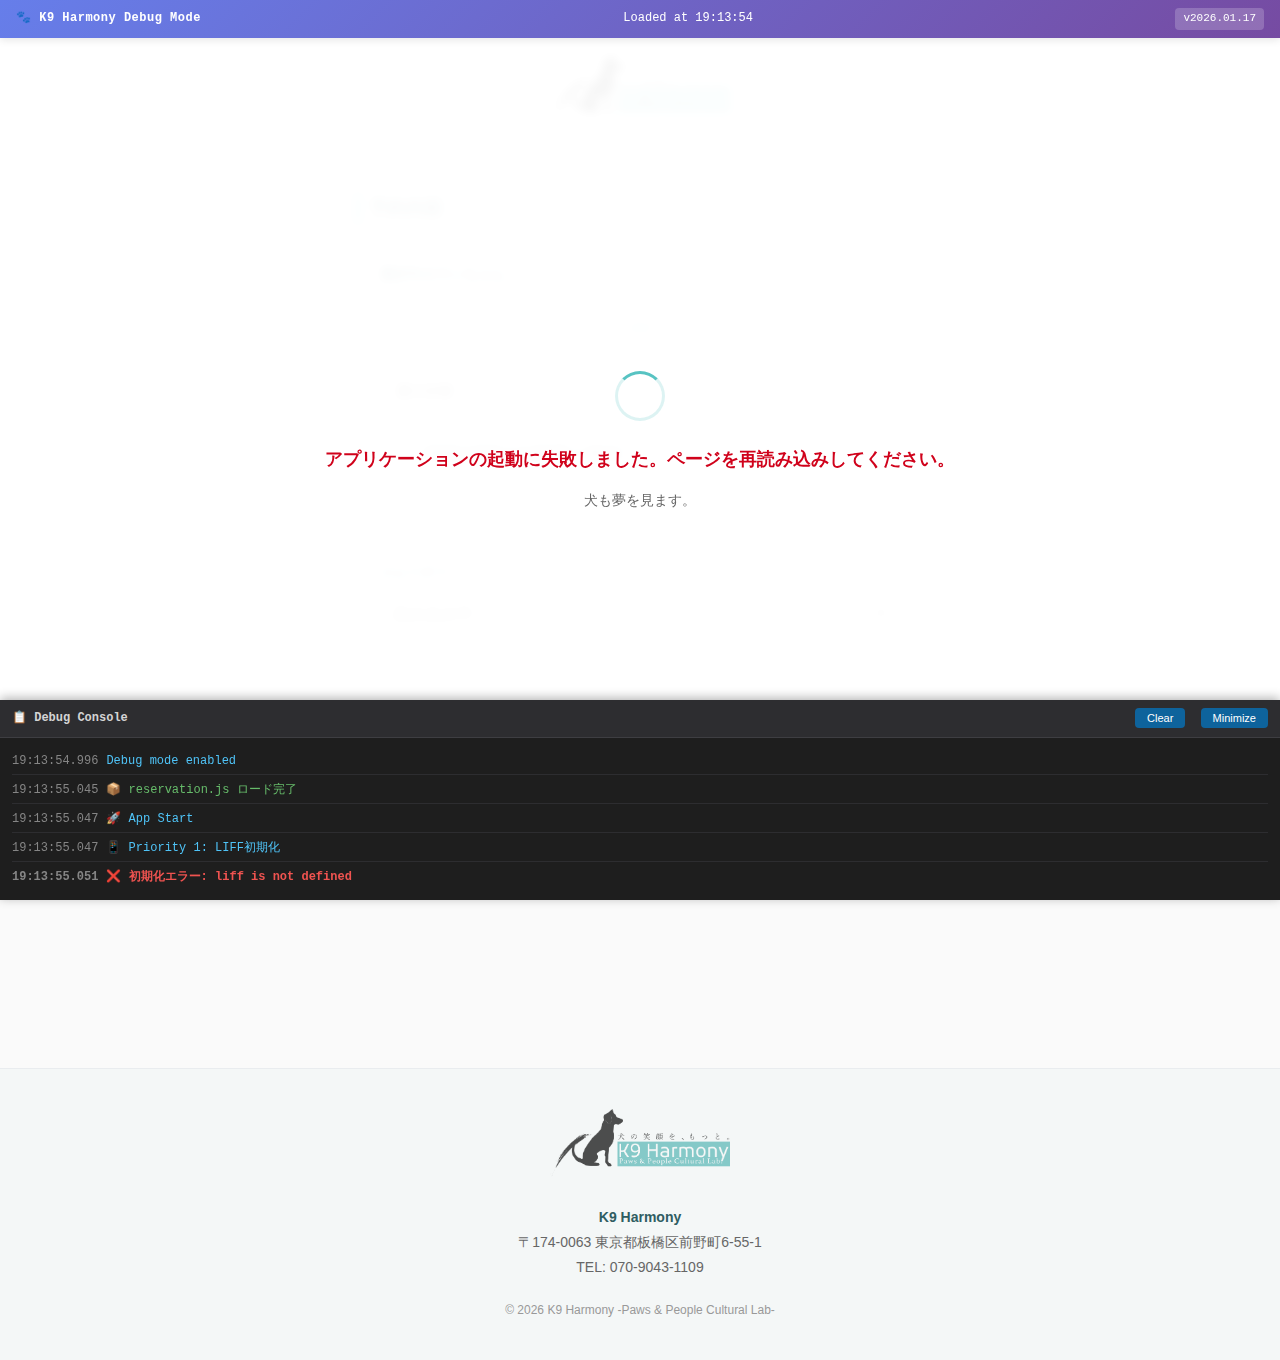
<file: public/index.html>
<!DOCTYPE html>
<html lang="ja">
<head>
  <meta charset="UTF-8">
  <meta name="viewport" content="width=device-width, initial-scale=1.0, maximum-scale=1.0, user-scalable=no">
  <meta name="description" content="K9 Harmony -Paws & People Cultural Lab- 出張型ドッグトレーニング予約システム">
  <title>レッスンの予約 | K9 Harmony</title>
  
  <!-- External Libraries -->
  <script src="https://web.squarecdn.com/v1/square.js"></script>
  <script charset="utf-8" src="https://static.line-scdn.net/liff/edge/2/sdk.js"></script>
  <link href="https://cdnjs.cloudflare.com/ajax/libs/font-awesome/6.0.0/css/all.min.css" rel="stylesheet">
  
  <!-- K9 Harmony Styles -->
  <link href="css/common.css?v=20260117" rel="stylesheet">
  <link href="css/reservation.css?v=20260117" rel="stylesheet">
</head>

<body class="debug-mode">

  <!-- ━━━━━━━━━━━━━━━━━━━━━━━━━━━━━━━━━━━━━━━━━━━━━━━━━━━━
       デバッグログスタンプ（開発時のみ表示）
       ━━━━━━━━━━━━━━━━━━━━━━━━━━━━━━━━━━━━━━━━━━━━━━━━━━━━ -->
  <div id="debug-timestamp" class="debug-timestamp">
    <span class="debug-label">🐾 K9 Harmony Debug Mode</span>
    <span id="page-load-time">Loading...</span>
    <span class="debug-version">v2026.01.17</span>
  </div>

  <!-- ━━━━━━━━━━━━━━━━━━━━━━━━━━━━━━━━━━━━━━━━━━━━━━━━━━━━
       ヘッダー（ロゴ常時表示）
       ━━━━━━━━━━━━━━━━━━━━━━━━━━━━━━━━━━━━━━━━━━━━━━━━━━━━ -->
  <header class="site-header">
    <img 
      src="assets/K9_logoFull.png"
      alt="K9 Harmony"
      class="header-logo"
    >
  </header>

  <!-- ━━━━━━━━━━━━━━━━━━━━━━━━━━━━━━━━━━━━━━━━━━━━━━━━━━━━
       ローディングオーバーレイ
       ━━━━━━━━━━━━━━━━━━━━━━━━━━━━━━━━━━━━━━━━━━━━━━━━━━━━ -->
  <div id="loading-overlay" class="loading-overlay">
    <div class="spinner"></div>
    <div class="loading-text" id="loading-text">起動中...</div>
    <div class="loading-tips" id="loading-tips"></div>
  </div>

  <!-- ━━━━━━━━━━━━━━━━━━━━━━━━━━━━━━━━━━━━━━━━━━━━━━━━━━━━
       プログレスバー（5段階）
       ━━━━━━━━━━━━━━━━━━━━━━━━━━━━━━━━━━━━━━━━━━━━━━━━━━━━ -->
  <div class="progress-container">
    <div class="progress-bg"></div>
    <div class="progress-bar-fill" id="progress-fill"></div>
    <div class="step-dot active" id="dot-1"></div>
    <div class="step-dot" id="dot-2"></div>
    <div class="step-dot" id="dot-3"></div>
    <div class="step-dot" id="dot-4"></div>
    <div class="step-dot" id="dot-5"></div>
  </div>

  <!-- ━━━━━━━━━━━━━━━━━━━━━━━━━━━━━━━━━━━━━━━━━━━━━━━━━━━━
       メインコンテンツ
       ━━━━━━━━━━━━━━━━━━━━━━━━━━━━━━━━━━━━━━━━━━━━━━━━━━━━ -->
  <div class="container">

    <!-- ────────────────────────────────────────────────────
         View 1: 犬・コース・トレーナー選択
         ──────────────────────────────────────────────────── -->
    <div id="view-1" class="view-section active">
      <h2 class="card-title">予約内容</h2>
      
      <!-- 選択中のワンちゃん -->
      <div class="card">
        <label class="form-label">選択中のワンちゃん</label>
        <div id="selected-dog-name" class="selected-dog-display">---</div>
        <button 
          class="btn btn-sm btn-secondary" 
          id="btn-change-dog" 
          onclick="showDogSelectModal()"
        >
          愛犬切替
        </button>

        <!-- 2頭目追加チェック -->
        <div class="multi-dog-check-container">
          <label class="checkbox-row">
            <input type="checkbox" id="multi-dog-check">
            <span>2頭目の追加 (+2,000円 / +30分)</span>
          </label>
        </div>
      </div>

      <!-- 新規顧客向けUID表示ボタン（既存顧客の場合は非表示） -->
      <div id="existing-customer-link-area" class="text-center hidden">
        <span class="text-link" onclick="openUidModal()">すでに契約済みのお客様はこちら</span>
      </div>

      <!-- トレーナー選択（2人以上の場合のみ表示） -->
      <div class="card" id="trainer-select-card">
        <label class="form-label">トレーナー</label>
        <select id="trainer-select" class="form-control">
          <option value="">読み込み中...</option>
        </select>
      </div>

      <!-- メニュー選択 -->
      <div class="card">
        <label class="form-label">メニュー</label>
        <select id="menu-select" class="form-control">
          <option value="">読み込み中...</option>
        </select>
        
        <!-- チケット残数表示 -->
        <div id="ticket-info" class="ticket-info hidden">
          🎫 チケット残数: <span id="ticket-count">0</span>回
        </div>
      </div>

      <!-- 次へボタン -->
      <button class="btn btn-primary btn-block" id="btn-next-view2" onclick="goToView(2)" disabled>
        次へ（日時選択）
      </button>
    </div>

    <!-- ────────────────────────────────────────────────────
         View 2: 日時選択（月間カレンダー）
         ──────────────────────────────────────────────────── -->
    <div id="view-2" class="view-section">
      <h2 class="card-title">日時の選択</h2>
      
      <!-- カレンダー -->
      <div class="card">
        <div class="calendar-controls">
          <button class="btn btn-sm btn-secondary" onclick="shiftMonth(-1)">&lt; 前月</button>
          <span id="calendar-month-label" class="calendar-month-label">2026年 1月</span>
          <button class="btn btn-sm btn-secondary" onclick="shiftMonth(1)">次月 &gt;</button>
        </div>

        <div class="calendar-wrapper">
          <div id="calendar-overlay-loader" class="calendar-overlay-loader hidden">
            <div class="spinner"></div>
            <div class="loading-text">スケジュール確認中...</div>
          </div>
          <div id="calendar-grid" class="calendar-grid">
            <!-- JavaScriptで動的生成 -->
          </div>
        </div>

        <div class="calendar-legend">
          <span><span class="symbol-available">●</span> 空きあり</span>
          <span><span class="symbol-few">◐</span> わずか</span>
          <span><span class="symbol-full">○</span> 満席</span>
        </div>
      </div>

      <!-- 別住所での実施 -->
<div class="card">
  <label class="checkbox-row">
    <input type="checkbox" id="alt-address-check" onchange="toggleAltAddress()">
    <span>申込住所と異なる場所で実施</span>
  </label>

  <div class="alt-address-area hidden" id="alt-address-area">
    <div class="form-group">
      <label class="form-label required">住所</label>
      <input type="text" id="alt-addr" class="form-control" placeholder="東京都板橋区前野町...">
    </div>
  
    <div class="form-group">
      <label class="form-label">施設名</label>
      <input type="text" id="alt-building" class="form-control" placeholder="例: ○○公園">
    </div>
  
    <div class="form-group">
      <label class="form-label required">目印</label>
      <input type="text" id="alt-landmark" class="form-control" placeholder="例: 駐車場の隣">
    </div>
  
    <div class="form-group">
      <label class="form-label">場所のタイプ</label>
      <div class="radio-group">
        <label class="radio-label">
          <input type="radio" name="alt-location-type" value="outdoor" checked>
          <span>屋外</span>
        </label>
        <label class="radio-label">
          <input type="radio" name="alt-location-type" value="indoor">
          <span>屋内</span>
        </label>
      </div>
    </div>
  
    <div class="form-group">
      <label class="form-label">備考</label>
      <textarea 
        id="alt-remarks" 
        class="form-control" 
        rows="2" 
        placeholder="駐車場の有無、アクセス方法など"
      ></textarea>
    </div>
  </div>
</div>  <!-- ← ここで card を閉じる（追加） -->

<!-- ボタン -->
<div class="btn-row">
  <button class="btn btn-secondary" onclick="goToView(1)">戻る</button>
  <button class="btn btn-primary" id="btn-next-view3" onclick="goToView(3)" disabled>
    次へ
  </button>
</div>
</div>  <!-- ← ここで view-2 を閉じる -->

    <!-- ────────────────────────────────────────────────────
         View 3: 概算料金・場所・規約
         ──────────────────────────────────────────────────── -->
    <div id="view-3" class="view-section">
      <h2 class="card-title">確認と規約</h2>
      
      <!-- 予約内容 -->
      <div class="card">
        <label class="form-label">ご予約内容</label>
        <div class="reservation-summary">
          <div class="summary-row">
            <span class="summary-label">日時:</span>
            <span id="conf-datetime">---</span>
          </div>
          <div class="summary-row">
            <span class="summary-label">場所:</span>
            <span id="conf-place">---</span>
          </div>
          <div class="summary-row">
            <span class="summary-label">犬名:</span>
            <span id="conf-dog">---</span>
          </div>
          <div class="summary-row">
            <span class="summary-label">コース:</span>
            <span id="conf-course">---</span>
          </div>
        </div>
      </div>

      <!-- 料金内訳 -->
      <div class="card">
        <label class="form-label">料金内訳</label>
        
        <div class="price-breakdown">
          <div class="price-row">
            <span>レッスン料金</span>
            <span id="price-lesson">¥---</span>
          </div>
          <div class="price-row" id="price-multi-row" style="display: none;">
            <span>複数頭料金</span>
            <span>¥2,000</span>
          </div>
          <div class="price-row price-subtotal">
            <span>小計</span>
            <span id="price-subtotal">¥---</span>
          </div>
        </div>

        <div class="travel-fee-section">
          <div class="price-row">
            <span>出張費</span>
            <span id="price-travel-fee" class="text-primary">計算中...</span>
          </div>
          <div class="travel-distance" id="travel-distance">
            直線距離: <span id="travel-km">-</span> km
          </div>
          
          <!-- 料金表アコーディオン -->
          <div class="accordion">
            <div class="accordion-header" onclick="toggleAccordion('travel-fee-table')">
              <span>料金表を表示</span>
              <i class="fa-solid fa-chevron-down accordion-icon"></i>
            </div>
            <div id="travel-fee-table" class="accordion-content">
              <table class="fee-table">
                <tr><td>3km以内</td><td>無料</td></tr>
                <tr><td>3km超 〜 5km以内</td><td>¥500</td></tr>
                <tr><td>5km超 〜 10km以内</td><td>¥1,000</td></tr>
                <tr><td>10km超 〜 15km以内</td><td>¥1,500</td></tr>
                <tr><td>15km超</td><td>¥1,500 + (超過距離×¥100/km)</td></tr>
              </table>
              <div class="fee-note">
                ※距離算出は弊社事務所からの直線距離で算出しております。
              </div>
            </div>
          </div>
        </div>

        <!-- Voucher / 紹介コード（合計の前） -->
        <div class="voucher-section">
          <label class="form-label">Voucher / 紹介コード</label>
          <div class="voucher-input-group">
            <input 
              type="text" 
              id="voucher-code" 
              class="form-control" 
              placeholder="コードを入力"
            >
            <button class="btn btn-secondary" onclick="applyVoucher()">適用</button>
          </div>
          <div id="voucher-result" class="voucher-result"></div>
        </div>

        <div class="price-row" id="price-discount-row" style="display: none;">
          <span>割引</span>
          <span id="price-discount" class="text-success">-¥---</span>
        </div>

        <div class="price-row price-total">
          <span>合計</span>
          <span id="price-total">¥---</span>
        </div>
      </div>

      <!-- 備考 -->
      <div class="card">
        <label class="form-label">備考</label>
        <textarea 
          id="conf-remarks" 
          class="form-control" 
          rows="3" 
          placeholder="ご質問や連絡事項がございましたらご記入ください"
        ></textarea>
      </div>

      <!-- お支払い方法 -->
      <div class="card">
        <label class="form-label">お支払い方法</label>
        <select id="payment-method" class="form-control">
          <option value="CARD">クレジットカード</option>
          <option value="QUICPAY">QUICPay</option>
          <option value="ID">iD</option>
          <option value="IC">交通系IC</option>
          <option value="CASH">当日現金払い</option>
        </select>
      </div>

      <!-- 規約等の確認 -->
      <div class="card">
        <label class="form-label">規約等の確認</label>
        
        <div class="checkbox-row">
          <input type="checkbox" class="term-check" id="chk-policy" onchange="checkAllTerms()">
          <label onclick="openTerms('policy')">キャンセルポリシーに同意</label>
        </div>
        
        <div class="checkbox-row">
          <input type="checkbox" class="term-check" id="chk-privacy" onchange="checkAllTerms()">
          <label onclick="openTerms('privacy')">個人情報の取扱に同意</label>
        </div>
        
        <div class="checkbox-row">
          <input type="checkbox" class="term-check" id="chk-terms" onchange="checkAllTerms()">
          <label onclick="openTerms('terms')">利用規約に同意</label>
        </div>
        
        <div class="checkbox-row">
          <input type="checkbox" class="term-check" id="chk-law" onchange="checkAllTerms()">
          <label onclick="openTerms('law')">特定商取引法に基づく表記を確認</label>
        </div>

        <div class="checkbox-divider"></div>

        <div class="checkbox-row">
          <input type="checkbox" id="chk-all" onchange="toggleAllTerms()">
          <label><strong>全てに同意する</strong></label>
        </div>
      </div>

      <!-- キャンセル料について（ボタン上部） -->
      <div class="cancellation-info-box">
        <div class="cancellation-info-header">
          <i class="fa-solid fa-triangle-exclamation"></i> キャンセル料について
        </div>
        <div class="cancellation-info-body">
          <div class="cancellation-row">
            <span>予約日まで:</span>
            <span id="days-until-reservation">-</span>日
          </div>
          <div class="cancellation-row">
            <span>現在のキャンセル料:</span>
            <span id="current-cancellation-rate" class="text-primary">-</span>
          </div>
          <div class="cancellation-policy">
            4日前まで: 無料 / 3日前〜2日前: 50% / 前日〜当日: 100%
          </div>
        </div>
      </div>

      <!-- ボタン -->
      <div class="btn-row">
        <button class="btn btn-secondary" onclick="goToView(2)">戻る</button>
        <button class="btn btn-primary" id="btn-next-view4" onclick="checkUserAndNext()" disabled>
          次へ
        </button>
      </div>
    </div>

    <!-- ────────────────────────────────────────────────────
         View 4: 決済・情報入力
         ──────────────────────────────────────────────────── -->
    <div id="view-4" class="view-section">
      <h2 class="card-title">お支払い・情報入力</h2>

      <!-- パターンA: 既存ユーザー + カード決済 -->
      <div id="view4-existing-card" class="view4-pattern hidden">
        <div class="card">
          <label class="form-label">確定料金</label>
          <div class="price-breakdown">
            <div class="price-row">
              <span>レッスン料金</span>
              <span id="final-price-lesson">¥---</span>
            </div>
            <div class="price-row" id="final-price-multi-row">
              <span>複数頭料金</span>
              <span id="final-price-multi">¥2,000</span>  <!-- ← id追加 -->
            </div>
            <div class="price-row">
              <span>出張費</span>
              <span id="final-price-travel">¥---</span>
            </div>
            <div class="price-row" id="final-price-discount-row">
              <span>割引</span>
              <span id="final-price-discount">-¥---</span>
            </div>
            <div class="price-row price-total">
              <span>合計</span>
              <span id="final-price-total">¥---</span>
            </div>
          </div>
        </div>

        <div class="card">
          <label class="form-label">クレジットカード情報</label>
          <div id="square-card-container"></div>
        </div>

        <div class="btn-row">
          <button class="btn btn-secondary" onclick="goToView(3)">戻る</button>
          <button class="btn btn-primary" onclick="handleCardTokenize()">決済して予約確定</button>
        </div>
      </div>

      <!-- パターンB: 新規ユーザー + カード決済 -->
      <div id="view4-new-card" class="view4-pattern hidden">
        <!-- 初回レッスン情報 -->
        <div class="card info-card">
          <div class="info-header">
            <i class="fa-solid fa-circle-info"></i> 初回レッスンについて
          </div>
          <div class="info-body">
            <p>初回レッスンは以下の流れです：</p>
            <ul>
              <li>最初の30分: カウンセリング</li>
              <li>残り60分: トレーニング</li>
            </ul>
            <p class="info-note">合計90分間のレッスンです</p>
          </div>
        </div>

        <!-- Step 1: 顧客情報 + 犬情報 -->
        <div id="view4-new-info" class="view4-substep">
          <div class="card">
            <h3 class="card-subtitle">顧客情報</h3>
            
            <div class="form-group">
              <label class="form-label required">氏名</label>
              <input type="text" id="reg-name" class="form-control" placeholder="山田 太郎">
            </div>

            <div class="form-group">
              <label class="form-label required">電話番号</label>
              <input 
                type="tel" 
                id="reg-phone" 
                class="form-control" 
                placeholder="090-1234-5678" 
                inputmode="numeric"
                oninput="formatPhone(this)"
              >
            </div>

            <div class="form-group">
              <label class="form-label required">郵便番号</label>
              <input 
                type="tel" 
                id="reg-zip" 
                class="form-control" 
                placeholder="123-4567" 
                inputmode="numeric"
                maxlength="8"
                oninput="formatZipAndFetch(this, 'reg-addr')"
              >
            </div>

            <div class="form-group">
              <label class="form-label required">住所</label>
              <input type="text" id="reg-addr" class="form-control" placeholder="自動入力...">
            </div>

            <div class="form-group">
              <label class="form-label">目印</label>
              <input type="text" id="reg-landmark" class="form-control" placeholder="近くの公園など">
            </div>
          </div>

          <div class="card">
            <h3 class="card-subtitle">愛犬情報</h3>
            
            <div class="form-group">
              <label class="form-label required">名前</label>
              <input type="text" id="reg-dog-name" class="form-control" placeholder="ポチ">
            </div>

            <div class="form-group">
              <label class="form-label">犬種</label>
              <input type="text" id="reg-dog-breed" class="form-control" placeholder="トイプードル">
            </div>

            <div class="form-group">
              <label class="form-label">年齢（歳）</label>
              <input type="number" id="reg-dog-age" class="form-control" placeholder="3" inputmode="numeric">
            </div>

            <div class="checkbox-row">
              <input type="checkbox" id="reg-dog-neutered">
              <label>去勢・避妊済み</label>
            </div>

            <div class="form-group">
              <label class="form-label">お困りごと</label>
              <textarea 
                id="reg-concerns" 
                class="form-control" 
                rows="3" 
                placeholder="吠え癖、噛み癖など"
              ></textarea>
            </div>

            <div class="form-group">
              <label class="form-label">備考</label>
              <textarea 
                id="reg-remarks" 
                class="form-control" 
                rows="2" 
                placeholder="その他連絡事項"
              ></textarea>
            </div>
          </div>

          <div class="btn-row">
            <button class="btn btn-secondary" onclick="goToView(3)">戻る</button>
            <button class="btn btn-primary" onclick="showNewUserCardForm()">次へ（カード入力）</button>
          </div>
        </div>

        <!-- Step 2: カード情報 -->
        <div id="view4-new-card-input" class="view4-substep hidden">
          <div class="card">
            <label class="form-label">クレジットカード情報</label>
            <div id="square-card-container-new"></div>
          </div>

          <div class="btn-row">
            <button class="btn btn-secondary" onclick="backToNewUserInfo()">戻る</button>
            <button class="btn btn-primary" onclick="handleCardTokenize()">決済して予約確定</button>
          </div>
        </div>
      </div>

      <!-- パターンC: 現地決済（カード入力なし） -->
      <div id="view4-cash" class="view4-pattern hidden">
        <div class="card">
          <label class="form-label">確定料金</label>
          <div class="price-breakdown">
            <div class="price-row">
              <span>レッスン料金</span>
              <span id="cash-price-lesson">¥---</span>
            </div>
            <div class="price-row" id="cash-price-multi-row">
              <span>複数頭料金</span>
              <span id="cash-price-multi">¥2,000</span>  <!-- ← id追加 -->
            </div>
            <div class="price-row">
              <span>出張費</span>
              <span id="cash-price-travel">¥---</span>
            </div>
            <div class="price-row" id="cash-price-discount-row">
              <span>割引</span>
              <span id="cash-price-discount">-¥---</span>
            </div>
            <div class="price-row price-total">
              <span>合計</span>
              <span id="cash-price-total">¥---</span>
            </div>
          </div>

          <div class="payment-method-notice">
            📌 お支払い方法: 当日現金払い
          </div>
        </div>

        <div class="card warning-card">
          <div class="warning-header">
            <i class="fa-solid fa-triangle-exclamation"></i> キャンセル規定
          </div>
          <div class="warning-body">
            <p>受付締切: 前日18:00</p>
            <p>4日前まで: 無料</p>
            <p>3日前〜2日前: 50%</p>
            <p>前日〜当日: 100%</p>
          </div>
        </div>

        <div class="btn-row">
          <button class="btn btn-secondary" onclick="goToView(3)">戻る</button>
          <button class="btn btn-primary" onclick="submitReservation()">予約を確定する</button>
        </div>
      </div>
    </div>

    <!-- ────────────────────────────────────────────────────
         View 5: サンクスページ
         ──────────────────────────────────────────────────── -->
    <div id="view-5" class="view-section">
      <div class="thanks-container">
        <div class="thanks-icon">
          <i class="fa-regular fa-circle-check"></i>
        </div>
        <h2 class="card-title">予約完了</h2>
        <p class="thanks-message">ご予約ありがとうございます</p>

        <div class="card">
          <label class="form-label">予約内容詳細</label>
          <div class="reservation-summary">
            <div class="summary-row">
              <span class="summary-label">日時:</span>
              <span id="thanks-datetime">---</span>
            </div>
            <div class="summary-row">
              <span class="summary-label">場所:</span>
              <span id="thanks-place">---</span>
            </div>
            <div class="summary-row">
              <span class="summary-label">犬名:</span>
              <span id="thanks-dog">---</span>
            </div>
            <div class="summary-row">
              <span class="summary-label">コース:</span>
              <span id="thanks-course">---</span>
            </div>
            <div class="summary-row">
              <span class="summary-label">合計:</span>
              <span id="thanks-total" class="text-primary">¥---</span>
            </div>
          </div>
        </div>

        <button class="btn btn-primary btn-block" onclick="shareLine()">
          <i class="fa-brands fa-line"></i> LINEでシェア
        </button>

        <button class="btn btn-secondary btn-block" onclick="addToGoogleCalendar()">
          <i class="fa-regular fa-calendar"></i> Googleカレンダー登録
        </button>

        <button class="btn btn-secondary btn-block" onclick="shareNative()">
          <i class="fa-solid fa-share-nodes"></i> シェア
        </button>

        <div class="thanks-actions">
          <button class="btn btn-primary btn-block" onclick="location.reload()">
            他の予約をする
          </button>

          <button class="btn btn-secondary btn-block" onclick="liff.closeWindow()">
            閉じる
          </button>
        </div>
      </div>
    </div>

  </div>

  <!-- ━━━━━━━━━━━━━━━━━━━━━━━━━━━━━━━━━━━━━━━━━━━━━━━━━━━━
       フッター
       ━━━━━━━━━━━━━━━━━━━━━━━━━━━━━━━━━━━━━━━━━━━━━━━━━━━━ -->
  <footer class="site-footer">
    <img 
      src="assets/K9_logoFull.png"
      alt="K9 Harmony"
      class="footer-logo"
    >
    <div class="footer-info">
      <p><strong>K9 Harmony</strong></p>
      <p>〒174-0063 東京都板橋区前野町6-55-1</p>
      <p>TEL: 070-9043-1109</p>
    </div>
    <div class="footer-copyright">
      &copy; 2026 K9 Harmony -Paws & People Cultural Lab-
    </div>
  </footer>

  <!-- ━━━━━━━━━━━━━━━━━━━━━━━━━━━━━━━━━━━━━━━━━━━━━━━━━━━━
       デバッグコンソール（開発時のみ表示）
       ━━━━━━━━━━━━━━━━━━━━━━━━━━━━━━━━━━━━━━━━━━━━━━━━━━━━ -->
  <div id="debug-console" class="debug-console">
    <div class="debug-console-header">
      <span>📋 Debug Console</span>
      <div>
        <button id="debug-clear-btn" class="debug-btn">Clear</button>
        <button id="debug-toggle-btn" class="debug-btn">Minimize</button>
      </div>
    </div>
    <div id="debug-console-body" class="debug-console-body">
      <div class="debug-log info">Console initialized...</div>
    </div>
  </div>

  <!-- ━━━━━━━━━━━━━━━━━━━━━━━━━━━━━━━━━━━━━━━━━━━━━━━━━━━━
       モーダル
       ━━━━━━━━━━━━━━━━━━━━━━━━━━━━━━━━━━━━━━━━━━━━━━━━━━━━ -->

  <!-- 犬選択モーダル -->
  <div id="dog-modal-overlay" class="modal-overlay" onclick="closeDogModal()">
    <div class="center-modal" onclick="event.stopPropagation()">
      <h3>ワンちゃんを選択</h3>
      <div id="dog-list-container" class="dog-list-container">
        <!-- JavaScriptで動的生成 -->
      </div>
      <button class="btn btn-secondary btn-block" onclick="closeDogModal()">閉じる</button>
    </div>
  </div>

  <!-- UIDモーダル（新規顧客用） -->
  <div id="uid-modal-overlay" class="modal-overlay" onclick="closeUidModal()">
    <div class="center-modal" onclick="event.stopPropagation()">
      <h3>お客様IDの確認</h3>
      <p class="uid-modal-message">
        こちらのIDをトレーナーにLINEで教えてください
      </p>
      <div id="uid-display" class="uid-display">---</div>
      <button class="btn btn-primary btn-block" onclick="copyUid()">IDをコピー</button>
      <button class="btn btn-secondary btn-block" onclick="closeUidModal()">閉じる</button>
    </div>
  </div>

<!-- 時間選択モーダル -->
<div id="time-modal-overlay" class="modal-overlay" onclick="closeTimeModal()">
  <div class="bottom-modal time-selection-modal" onclick="event.stopPropagation()">
    <div class="modal-handle"></div>
    <h3 id="time-modal-title">時間を選択してください。</h3>
    <div class="time-slot-container">
      <div id="time-slot-buttons" class="time-slot-grid">
        <!-- JavaScriptで動的生成 -->
      </div>
    </div>
    <button class="btn btn-secondary btn-block" onclick="closeTimeModal()">閉じる</button>
  </div>
</div>

  <!-- 規約モーダル -->
  <div id="terms-overlay" class="modal-overlay" onclick="closeTerms()"></div>
  <div id="terms-sheet" class="top-sheet">
    <div class="top-sheet-header">
      <span id="terms-title">規約</span>
      <button class="btn-close" onclick="closeTerms()">&times;</button>
    </div>
    <div id="terms-content" class="top-sheet-content">
      読み込み中...
    </div>
  </div>

  <!-- ━━━━━━━━━━━━━━━━━━━━━━━━━━━━━━━━━━━━━━━━━━━━━━━━━━━━
       JavaScript
       ━━━━━━━━━━━━━━━━━━━━━━━━━━━━━━━━━━━━━━━━━━━━━━━━━━━━ -->
  
  <!-- デバッグスクリプト（最優先読み込み） -->
  <script src="js/debug.js?v=202601261315"></script>
  
  <!-- メインスクリプト -->
  <script src="js/config.js?v=202601261315"></script>
  <script src="js/reservation.js?v=202601261315"></script>

</body>
</html>
</file>
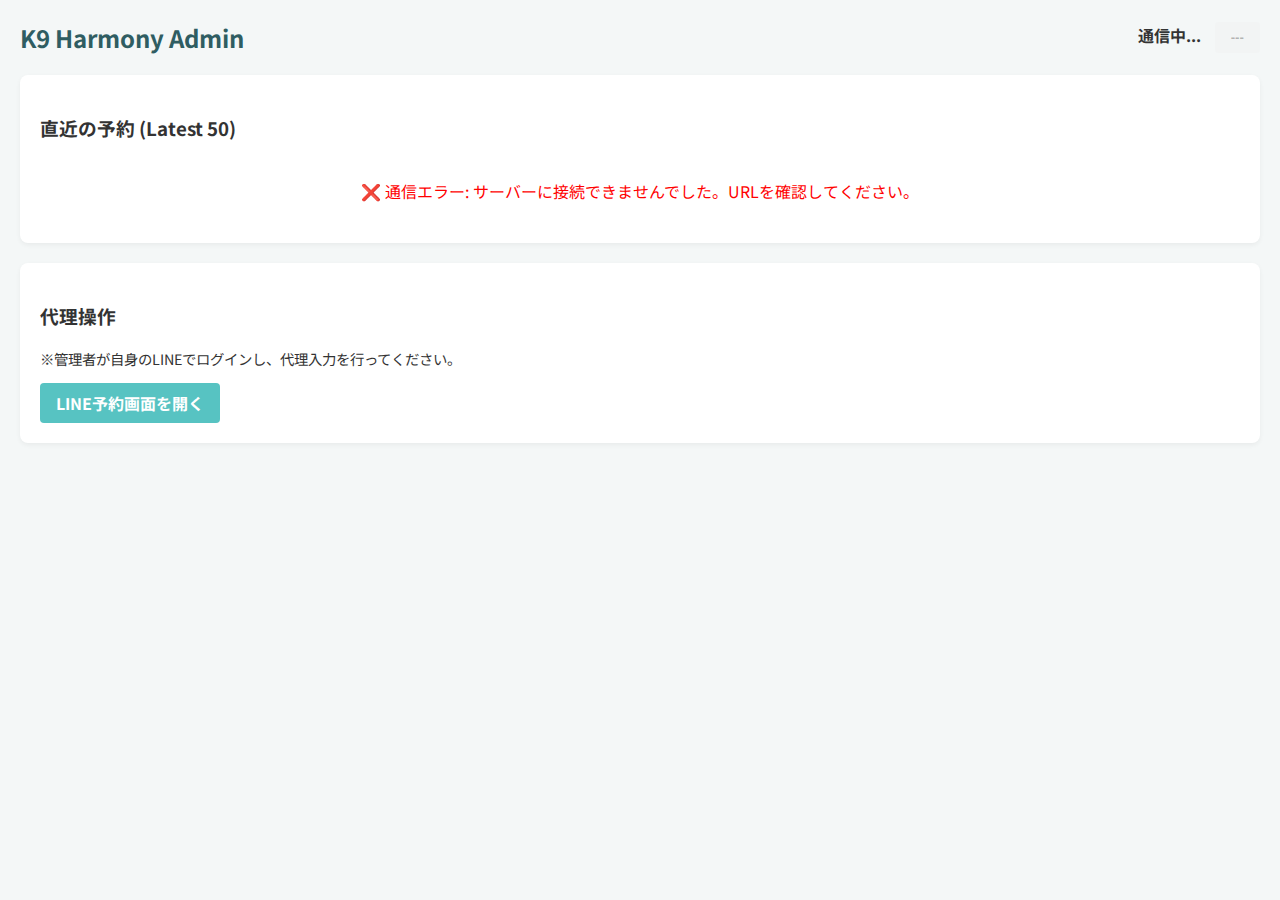
<file: admin.html>
<!DOCTYPE html>
<html lang="ja">
<head>
  <meta charset="UTF-8">
  <meta name="viewport" content="width=device-width, initial-scale=1.0">
  <title>K9 Harmony Admin Portal</title>
  <link href="https://fonts.googleapis.com/css2?family=Noto+Sans+JP:wght@400;700&display=swap" rel="stylesheet">
  <style>
    :root {
      --c-main-turquoise: #57C3C2;
      --c-sub-deep-ocean: #2F5D62;
      --c-accent-copper: #C87A56;
      --c-bg-mist: #F4F7F7;
    }
    body { font-family: 'Noto Sans JP', sans-serif; background: var(--c-bg-mist); color: #333; margin: 0; padding: 20px; }
    header { display: flex; justify-content: space-between; align-items: center; margin-bottom: 20px; }
    h1 { color: var(--c-sub-deep-ocean); margin: 0; font-size: 1.5rem; }
    
    .alert-box {
      background: #ff4444; color: white; padding: 15px; border-radius: 8px;
      margin-bottom: 20px; font-weight: bold; display: none; box-shadow: 0 2px 5px rgba(0,0,0,0.2);
    }
    
    .card { background: white; padding: 20px; border-radius: 8px; box-shadow: 0 2px 5px rgba(0,0,0,0.05); margin-bottom: 20px; }
    
    table { width: 100%; border-collapse: collapse; font-size: 0.9rem; }
    th { text-align: left; padding: 10px; border-bottom: 2px solid #eee; color: var(--c-sub-deep-ocean); white-space: nowrap; }
    td { padding: 10px; border-bottom: 1px solid #eee; }
    
    .tag { padding: 2px 6px; border-radius: 4px; font-size: 0.8rem; display: inline-block; }
    .tag-ticket { background: #e0f7fa; color: #006064; }
    .tag-pending { background: #fff3e0; color: #e65100; }
    .tag-confirmed { background: #e8f5e9; color: #2e7d32; }
    
    .btn { padding: 8px 16px; border: none; border-radius: 4px; cursor: pointer; font-weight: bold; transition: opacity 0.2s; }
    .btn:hover { opacity: 0.8; }
    .btn-stop { background: var(--c-accent-copper); color: white; }
    .btn-live { background: var(--c-main-turquoise); color: white; }
    
    .icon-check { color: var(--c-main-turquoise); font-weight: bold; }
    .loading { text-align: center; color: #666; padding: 20px; }
  </style>
</head>
<body>

  <div id="backup-alert" class="alert-box">
    ⚠ 【週次メンテ】火曜日です。DBバックアップをDLし、Driveを整理してください。
  </div>

  <header>
    <h1>K9 Harmony Admin</h1>
    <div id="status-area">
      <span id="status-text" style="margin-right:10px; font-weight:bold;">通信中...</span>
      <button id="toggle-btn" class="btn" onclick="toggleSystem()" disabled>---</button>
    </div>
  </header>

  <div class="card">
    <h3>直近の予約 (Latest 50)</h3>
    <div id="loading-spinner" class="loading">データを取得しています...</div>
    <div style="overflow-x: auto;">
      <table id="res-table" style="display:none;">
        <thead>
          <tr>
            <th>日時</th>
            <th>ID</th>
            <th>多頭</th>
            <th>領収書</th>
            <th>支払</th>
            <th>メモ</th>
          </tr>
        </thead>
        <tbody></tbody>
      </table>
    </div>
  </div>
  
  <div class="card">
    <h3>代理操作</h3>
    <p style="font-size:0.9rem;">※管理者が自身のLINEでログインし、代理入力を行ってください。</p>
    <a href="https://liff.line.me/2008546673-MJY7j3ox" target="_blank" class="btn btn-live" style="text-decoration:none; display:inline-block;">
      LINE予約画面を開く
    </a>
  </div>

  <script>
    // ▼▼▼ ここにGASのウェブアプリURLを貼り付けてください ▼▼▼
    const GAS_API_URL = 'https://script.google.com/macros/s/AKfycbyJ2j7iNeojVPB8SeRozbh9WIqH0CLkwb8Q67300WK2ydsxt8nKdZmLbNQq1Wuu9zX0/exec';
    // ▲▲▲▲▲▲▲▲▲▲▲▲▲▲▲▲▲▲▲▲▲▲▲▲▲▲▲▲▲▲▲▲▲▲▲▲▲▲

    // 認証キー (systemConfig.gs の ADMIN.API_KEY と一致させる)
    const API_KEY = 'k9_secret_key_2025';

    // 初期化
    window.onload = function() {
      fetchDashboard();
    };

    /**
     * ダッシュボードデータ取得 (Fetch API)
     */
    async function fetchDashboard() {
      try {
        // PostData構築
        const payload = {
          action: 'get_admin_dashboard',
          apiKey: API_KEY
        };

        const response = await fetch(GAS_API_URL, {
          method: 'POST',
          // GASはリダイレクトでJSONを返すため follow が必須
          redirect: 'follow', 
          headers: {
            'Content-Type': 'text/plain;charset=utf-8' 
          },
          body: JSON.stringify(payload)
        });

        const result = await response.json();
        
        if (result.status === 'success') {
          renderDashboard(result.data);
        } else {
          showError('認証エラーまたはシステムエラー: ' + result.message);
        }

      } catch (e) {
        console.error(e);
        showError('通信エラー: サーバーに接続できませんでした。URLを確認してください。');
      }
    }

    /**
     * 緊急停止切り替え
     */
    async function toggleSystem() {
      const txt = document.getElementById('status-text');
      const isStop = txt.textContent.includes('停止中');
      const nextState = !isStop; // trueなら停止にする
      
      if (!confirm(nextState ? '【危険】本当にシステムを緊急停止しますか？\n予約受付が完全に停止します。' : 'システムを稼働再開しますか？')) return;
      
      // UIを一旦ロック
      const btn = document.getElementById('toggle-btn');
      btn.disabled = true;
      btn.textContent = '処理中...';

      try {
        const payload = {
          action: 'admin_toggle_maintenance',
          apiKey: API_KEY,
          isActive: nextState
        };

        const response = await fetch(GAS_API_URL, {
          method: 'POST',
          redirect: 'follow',
          headers: { 'Content-Type': 'text/plain;charset=utf-8' },
          body: JSON.stringify(payload)
        });

        const result = await response.json();
        if (result.status === 'success') {
          // 成功したら画面再取得
          fetchDashboard(); 
        } else {
          alert('エラー: ' + result.message);
          btn.disabled = false;
        }
      } catch (e) {
        alert('通信エラー');
        btn.disabled = false;
      }
    }

    /**
     * 画面描画
     */
    function renderDashboard(data) {
      // ローディング消去
      document.getElementById('loading-spinner').style.display = 'none';
      document.getElementById('res-table').style.display = 'table';

      // 1. 火曜アラート
      if (data.isTuesday) {
        document.getElementById('backup-alert').style.display = 'block';
      }

      // 2. ステータスボタン
      const txt = document.getElementById('status-text');
      const btn = document.getElementById('toggle-btn');
      btn.disabled = false;

      if (data.isMaintenance) {
        txt.textContent = '⛔ 現在停止中';
        txt.style.color = 'red';
        btn.textContent = '稼働再開する';
        btn.className = 'btn btn-live';
      } else {
        txt.textContent = '✅ 正常稼働中';
        txt.style.color = 'green';
        btn.textContent = '緊急停止する';
        btn.className = 'btn btn-stop';
      }

      // 3. テーブル描画
      const tbody = document.querySelector('#res-table tbody');
      tbody.innerHTML = ''; // クリア

      if (!data.reservations || data.reservations.length === 0) {
        tbody.innerHTML = '<tr><td colspan="6" style="text-align:center;">予約データがありません</td></tr>';
        return;
      }

      data.reservations.forEach(r => {
        const tr = document.createElement('tr');
        tr.innerHTML = `
          <td>${r.startTime}</td>
          <td><small style="color:#999;">${r.resId}</small></td>
          <td>${r.isMultiDog ? '<span class="icon-check">✔</span>' : '-'}</td>
          <td>${r.receipt ? '<span class="icon-check">✔</span>' : '-'}</td>
          <td><span class="tag ${r.payment === 'TICKET' ? 'tag-ticket' : r.payment === 'CONFIRMED' ? 'tag-confirmed' : 'tag-pending'}">${r.payment}</span></td>
          <td>${r.memo || ''}</td>
        `;
        tbody.appendChild(tr);
      });
    }

    function showError(msg) {
      document.getElementById('loading-spinner').textContent = '❌ ' + msg;
      document.getElementById('loading-spinner').style.color = 'red';
    }
  </script>
</body>
</html>
</file>
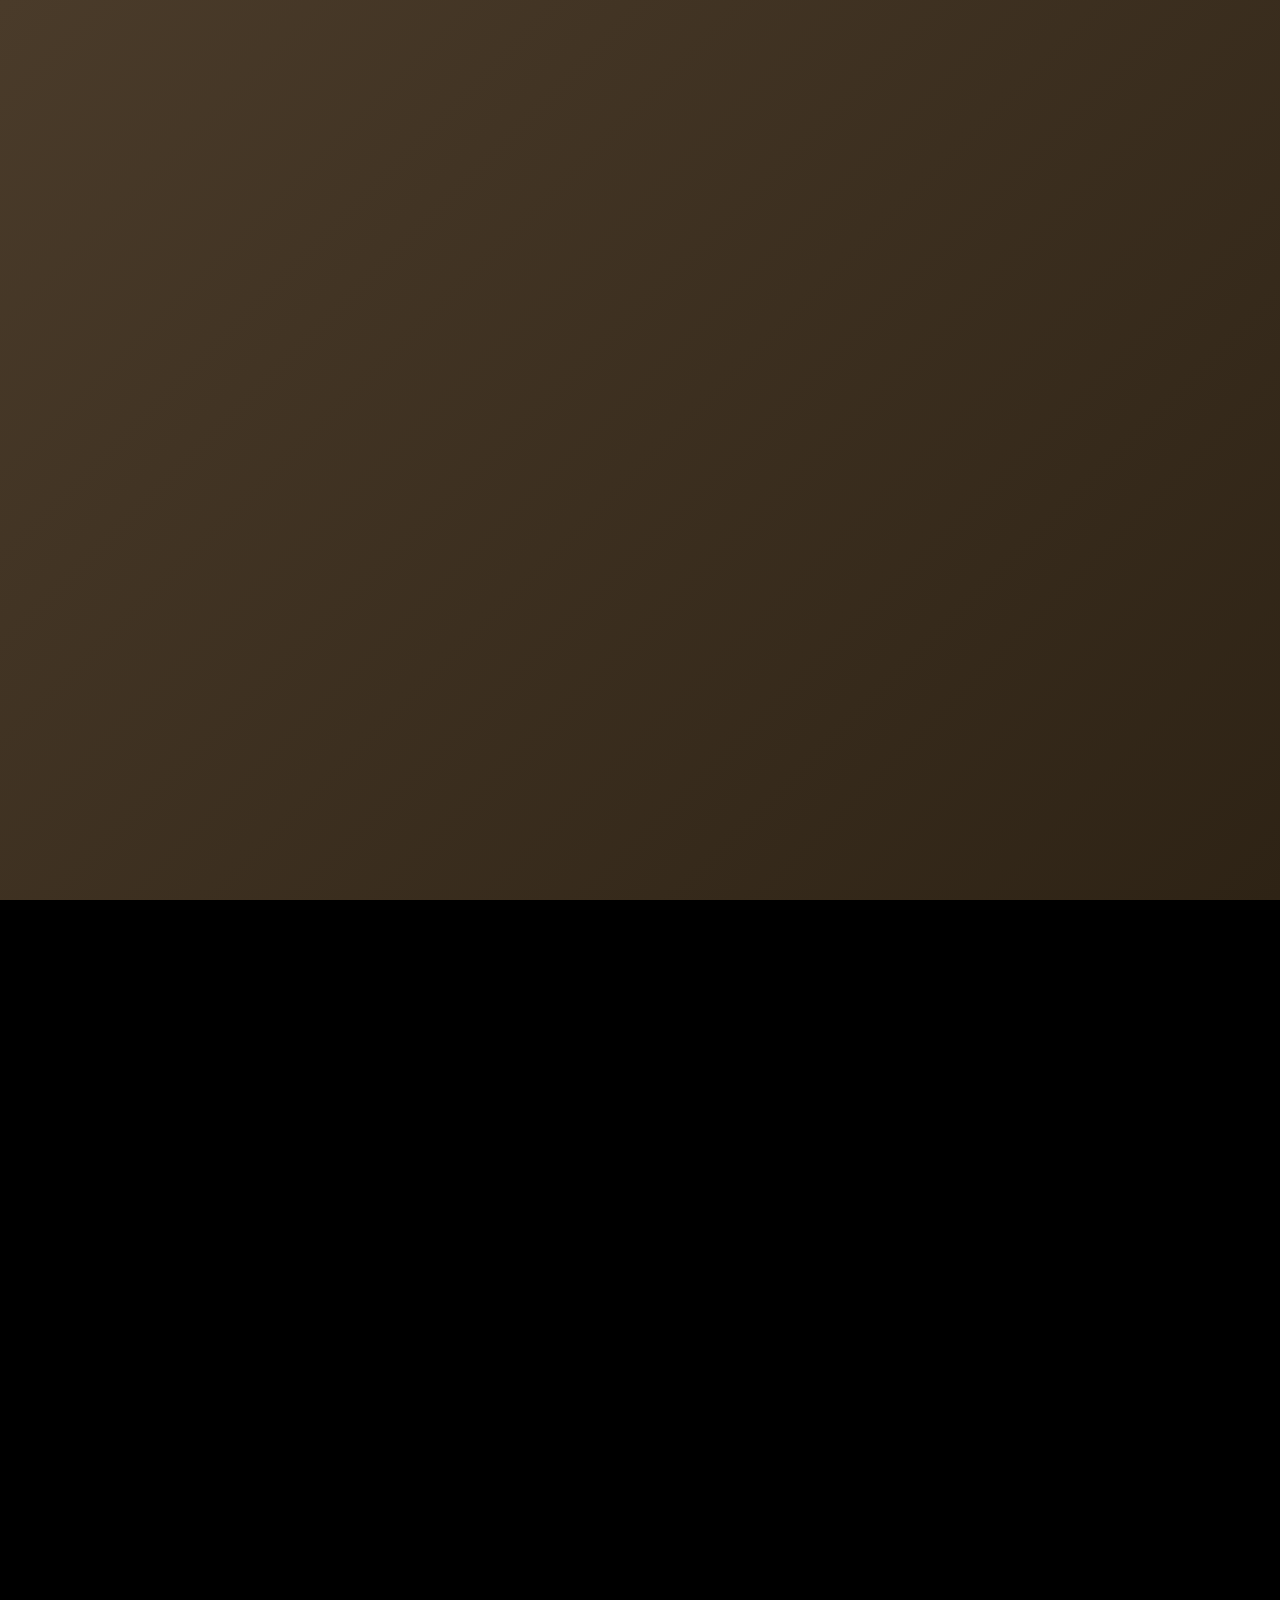
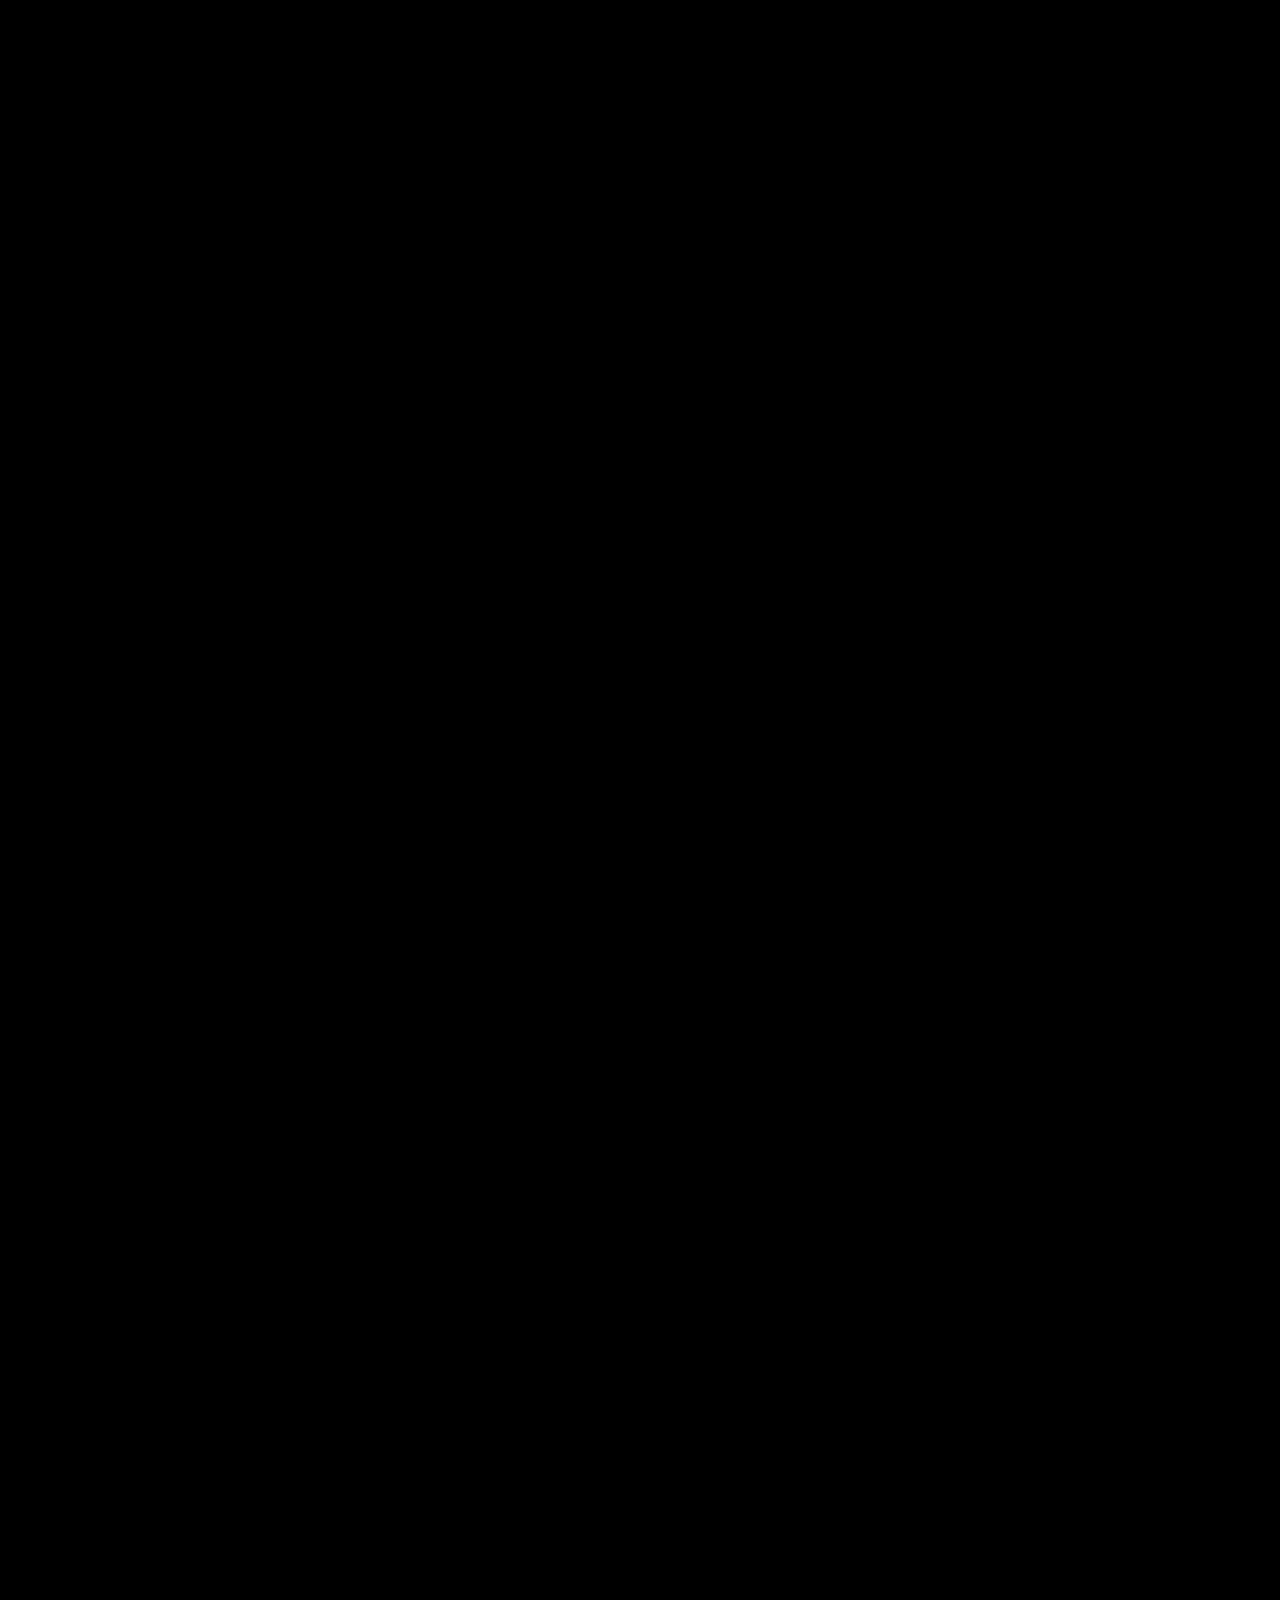
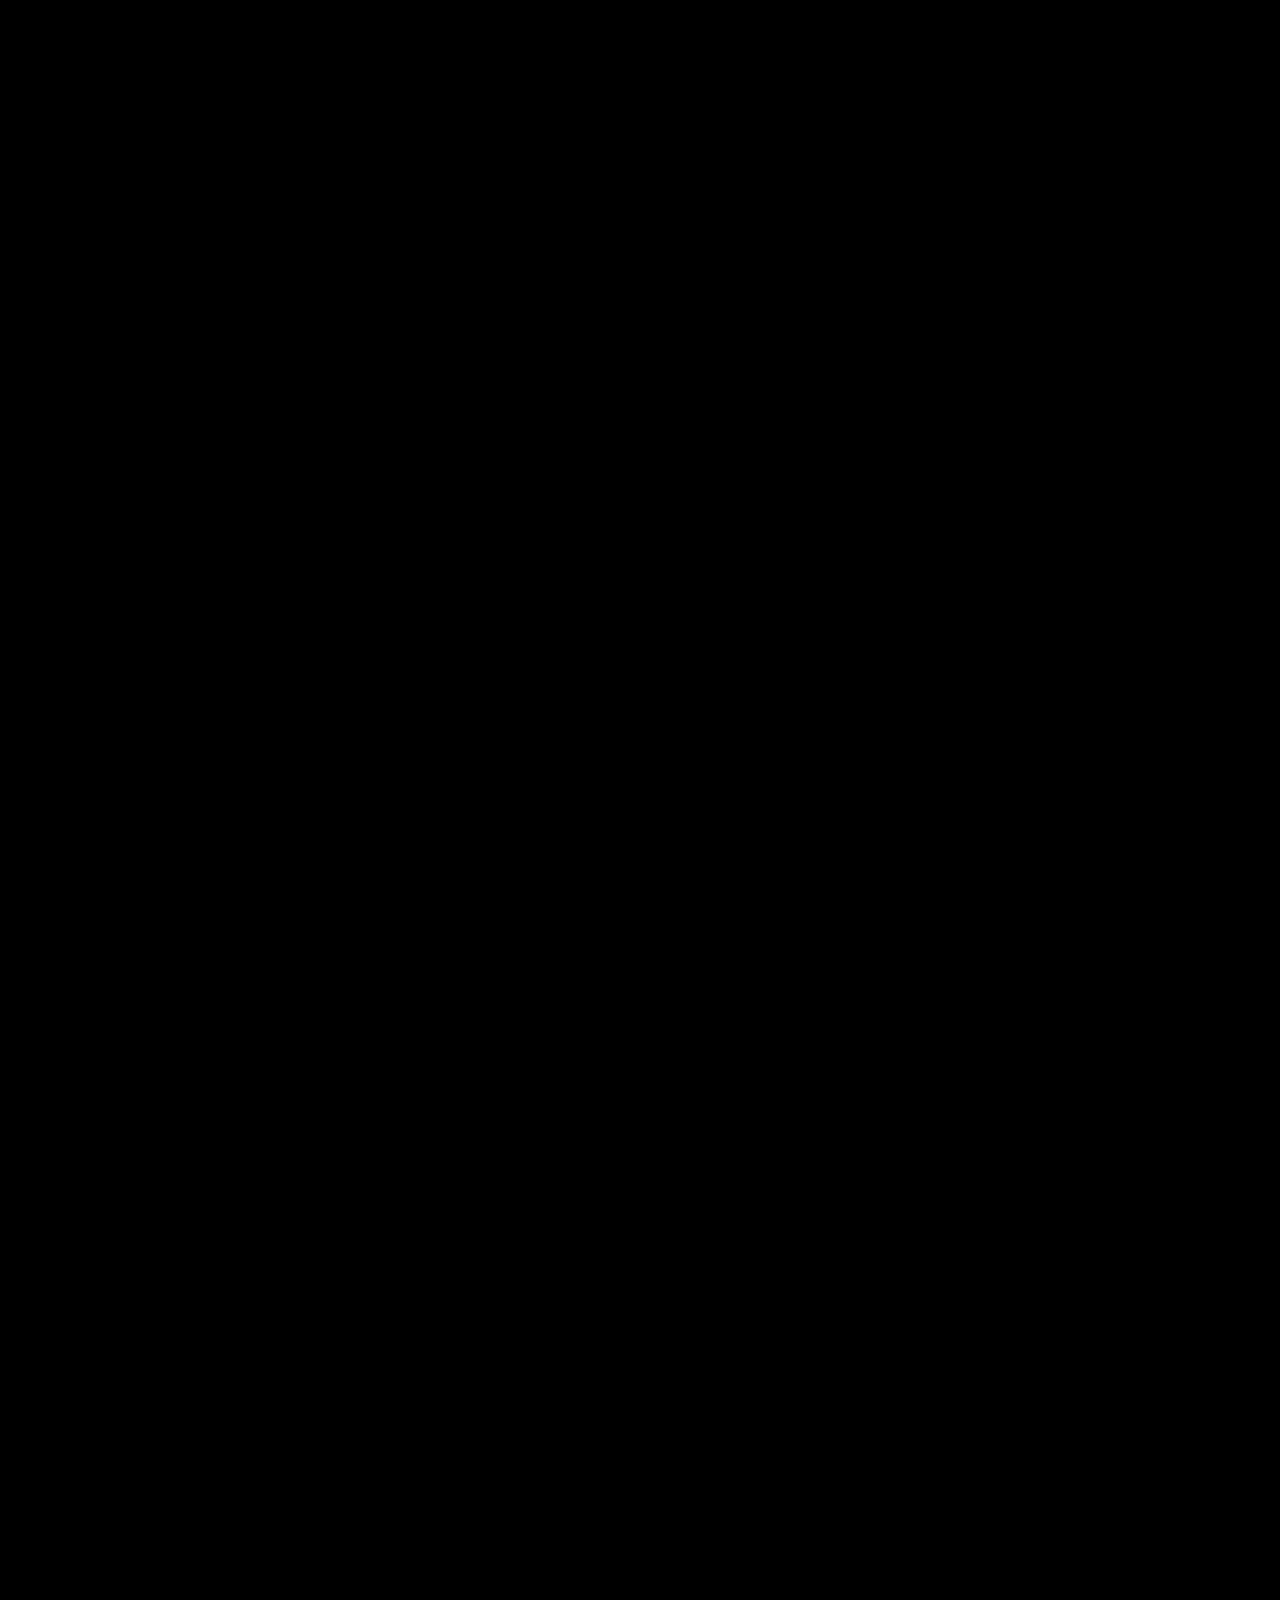
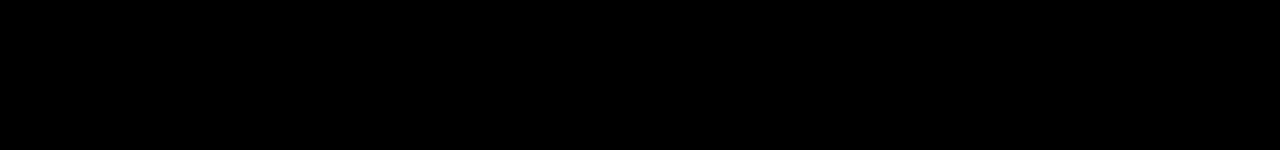
<file: heritage.html>
<!DOCTYPE html>
<html lang="ja">
<head>
  <meta charset="UTF-8">
  <meta name="viewport" content="width=device-width, initial-scale=1.0, maximum-scale=1.0, user-scalable=no">
  <title>K9 Heritage</title>
  <link href="https://fonts.googleapis.com/css2?family=Dancing+Script:wght@700&family=Shippori+Mincho&display=swap" rel="stylesheet">
  
  <style>
    /* --- 基本設定 --- */
    body {
      margin: 0; padding: 0; background-color: #000;
      font-family: 'Shippori Mincho', serif; overflow-x: hidden; color: #fff;
    }
    #scroll-track { height: 550vh; width: 100%; position: relative; z-index: 1; }
    #stage {
      position: fixed; top: 0; left: 0; width: 100%; height: 100%;
      overflow: hidden; z-index: 2; pointer-events: none; perspective: 1000px;
    }

    /* --- Scene 1: 表紙 --- */
    #cover-layer {
      position: absolute; top: 0; left: 0; width: 100%; height: 100%;
      background: linear-gradient(135deg, #4a3b2a, #2e2315);
      display: flex; flex-direction: column; justify-content: center; align-items: center;
      transform-origin: left center; transition: transform 0.1s ease-out; z-index: 30;
    }
    .title-gold {
      font-family: 'Dancing Script', cursive; font-size: 3.5rem;
      background: linear-gradient(to bottom, #cfc09f 0%, #ffecb3 50%, #a38956 100%);
      -webkit-background-clip: text; -webkit-text-fill-color: transparent;
      text-shadow: 2px 2px 4px rgba(0,0,0,0.5); margin-bottom: 20px;
      opacity: 0; animation: floatIn 2s ease forwards;
    }
    .scroll-hint {
      position: absolute; bottom: 50px; font-size: 0.9rem; color: #ccc;
      opacity: 0; animation: floatIn 2s ease 1s forwards;
    }

    /* --- Scene 2: 背景 --- */
    #bg-paper {
      position: absolute; top: 0; left: 0; width: 100%; height: 100%;
      background-color: #f5f1e6; z-index: 1;
    }

    /* --- Scene 3: 街並み --- */
    #bg-city {
      position: absolute; bottom: 0; left: 0; width: 100%; height: 100%;
      z-index: 2; opacity: 0; pointer-events: none;
      display: flex; align-items: flex-end; overflow: hidden;
    }
    .city-block {
      background-color: #111; position: relative; box-shadow: 0 0 10px rgba(0,0,0,0.5);
      margin-right: 2px; border-top-left-radius: 2px; border-top-right-radius: 2px;
    }
    .city-block::after {
      content: ''; position: absolute; top: 10px; left: 20%; width: 60%; height: 20%;
      background: rgba(255, 255, 255, 0.1);
    }

    /* --- Scene 4 & 5: 切り絵 (Silhouette) --- */
    .silhouette {
      position: absolute; bottom: 0; z-index: 10;
      filter: drop-shadow(0 0 5px rgba(255,255,255,0.2));
    }
    .silhouette path { fill: #000; }

    #human-silhouette {
      left: 10%; width: 25vh; height: auto;
      opacity: 0; transform: translateY(20px);
    }
    #dog-silhouette {
      left: 35%; width: 15vh; height: auto; opacity: 0;
      transform-origin: bottom center; transform: rotateX(90deg);
    }

    /* --- Main Object: パラコード --- */
    #cord-base {
      position: absolute; top: -100px; right: 40px; width: 30px; height: 120%;
      background: repeating-linear-gradient(45deg, #f0f0f0, #f0f0f0 10px, #e0e0e0 10px, #e0e0e0 20px);
      box-shadow: 5px 0 10px rgba(0,0,0,0.2); border-radius: 15px;
      z-index: 15; transform: translateY(0);
    }
    #cord-color-mask {
      position: absolute; top: 0; left: 0; width: 100%; height: 0%; overflow: hidden;
    }
    #cord-color-content {
      width: 100%; height: 100vh;
      background: repeating-linear-gradient(45deg, #ff99cc, #ff99cc 10px, #ff6699 10px, #ff6699 20px);
      mix-blend-mode: multiply;
    }
    .milestone-stitch {
      position: absolute; top: 40%; left: 50%; transform: translateX(-50%);
      width: 80%; height: 4px; background-color: gold; box-shadow: 0 0 5px gold;
      z-index: 16; opacity: 0;
    }

    /* --- Texts --- */
    .story-text {
      position: absolute; left: 30px; color: #333; font-size: 1.2rem; line-height: 2;
      opacity: 0; transform: translateX(-20px); z-index: 25; width: 60%;
    }
    #text-1 { top: 20%; }
    #text-2 { top: 60%; color: #fff; text-shadow: 0 0 5px rgba(0,0,0,0.8); }
    #text-3 { top: 40%; left: 50%; color: #fff; text-shadow: 0 0 5px rgba(0,0,0,0.8); }
    #text-4 { top: 70%; left: 10%; color: #fff; text-shadow: 0 0 5px rgba(0,0,0,0.8); }

    @keyframes floatIn { from { transform: translateY(-20px); opacity: 0; } to { transform: translateY(0); opacity: 1; } }
  </style>
</head>
<body>

  <div id="scroll-track"></div>

  <div id="stage">
    <div id="cover-layer">
      <div class="title-gold">K9 Heritage</div>
      <div class="scroll-hint">↓ Scroll to Open</div>
    </div>

    <div id="bg-paper"></div>
    <div id="bg-city"></div>

    <svg id="human-silhouette" class="silhouette" viewBox="0 0 100 200" xmlns="http://www.w3.org/2000/svg">
      <path d="M50,15 C58,15 65,22 65,30 C65,38 58,45 50,45 C42,45 35,38 35,30 C35,22 42,15 50,15 Z M50,50 C65,50 80,60 85,80 C88,95 85,130 85,130 L75,130 L75,190 L60,190 L60,140 L40,140 L40,190 L25,190 L25,130 C25,130 22,95 25,80 C30,60 40,50 50,50 Z" />
    </svg>

    <svg id="dog-silhouette" class="silhouette" viewBox="0 0 100 100" xmlns="http://www.w3.org/2000/svg">
       <path d="M30,65 C30,65 20,55 20,40 C20,25 35,20 45,25 C55,20 70,25 70,40 C70,55 60,65 60,65 L65,85 L55,85 L50,70 L40,70 L35,85 L25,85 L30,65 Z M70,35 C75,30 85,30 90,35 L85,45 C80,40 75,40 70,45 Z" />
    </svg>

    <div id="cord-base">
      <div id="cord-color-mask"><div id="cord-color-content"></div></div>
      <div class="milestone-stitch" id="ms-gold"></div>
    </div>

    <div id="text-1" class="story-text">それは、<br>小さな一歩から<br>始まった。</div>
    <div id="text-2" class="story-text">信頼の色が、<br>少しずつ<br>重なっていく。</div>
    <div id="text-3" class="story-text">
      <?= ownerName ?>さんとだから、<br>ここまで来れた。
    </div>
    <div id="text-4" class="story-text">
      これからも、<br>ずっと
      <?= dogName ?>と隣で。
    </div>
  </div>

  <script>
    // --- 1. 街並み生成 ---
    function buildCity() {
      const cityContainer = document.getElementById('bg-city');
      const windowWidth = window.innerWidth;
      let currentWidth = 0;
      while (currentWidth < windowWidth) {
        const block = document.createElement('div');
        block.classList.add('city-block');
        const w = Math.floor(Math.random() * 50) + 40;
        const hPercent = Math.floor(Math.random() * 45) + 35; 
        block.style.width = `${w}px`; block.style.height = `${hPercent}%`;
        if (Math.random() > 0.9) block.style.zIndex = '3';
        cityContainer.appendChild(block); currentWidth += w;
      }
    }

    // --- 2. スクロール連動ロジック ---
    window.addEventListener('scroll', () => {
      const scrollY = window.scrollY;
      const docH = document.getElementById('scroll-track').offsetHeight;
      
      const cover = document.getElementById('cover-layer');
      const text1 = document.getElementById('text-1');
      const text2 = document.getElementById('text-2');
      const text3 = document.getElementById('text-3');
      const text4 = document.getElementById('text-4');
      const cordBase = document.getElementById('cord-base');
      const colorMask = document.getElementById('cord-color-mask');
      const bgCity = document.getElementById('bg-city');
      const stitch = document.getElementById('ms-gold');
      const human = document.getElementById('human-silhouette');
      const dog = document.getElementById('dog-silhouette');

      // 1. 表紙 & 2. パラコード
      cover.style.transform = `rotateY(-${Math.min(scrollY / 4, 100)}deg)`;
      cover.style.opacity = scrollY > 300 ? 0 : 1;
      cordBase.style.transform = `translateY(${Math.min(Math.max((scrollY - 100) / 4, 0), 100)}px)`;

      // 3. テキスト1
      if (scrollY > 200 && scrollY < 700) {
        let t1 = (scrollY - 200) / 300;
        text1.style.opacity = Math.min(Math.max(t1, 0), 1);
        text1.style.transform = `translateX(${-20 + (t1 * 20)}px)`;
      } else if (scrollY >= 700) text1.style.opacity = Math.max(0, 1 - (scrollY - 700) / 200);

      // 4. 中盤
      if (scrollY > 800) bgCity.style.opacity = Math.min((scrollY - 800) / 400, 1);
      if (scrollY > 600) colorMask.style.height = `${Math.min((scrollY - 600) / 1200 * 100, 100)}%`;

      if (scrollY > 900 && scrollY < 1600) {
        let t2 = (scrollY - 900) / 300;
        text2.style.opacity = stitch.style.opacity = Math.min(Math.max(t2, 0), 1);
        text2.style.transform = `translateX(${-20 + (t2 * 20)}px)`;
      } else if (scrollY >= 1600) text2.style.opacity = Math.max(0, 1 - (scrollY - 1600) / 200);

      // 5. 終盤 (人間 & テキスト3)
      if (scrollY > 1500 && scrollY < 2200) {
        let hProg = (scrollY - 1500) / 400;
        human.style.opacity = text3.style.opacity = Math.min(Math.max(hProg, 0), 1);
        human.style.transform = `translateY(${20 - (hProg * 20)}px)`;
      } else if (scrollY >= 2200) {
         human.style.opacity = text3.style.opacity = Math.max(0.5, 1 - (scrollY - 2200) / 300);
      }

      // --- 6. ラストシーン (犬 & テキスト4) ---
      if (scrollY > 2000) {
        let dProg = (scrollY - 2000) / 500;
        dog.style.opacity = Math.min(Math.max(dProg, 0), 1);
        text4.style.opacity = Math.min(Math.max(dProg, 0), 1);
        
        let rotateX = 90 - (dProg * 90);
        dog.style.transform = `rotateX(${rotateX}deg)`;
      }
    });

    buildCity();
  </script>
</body>
</html>
</file>
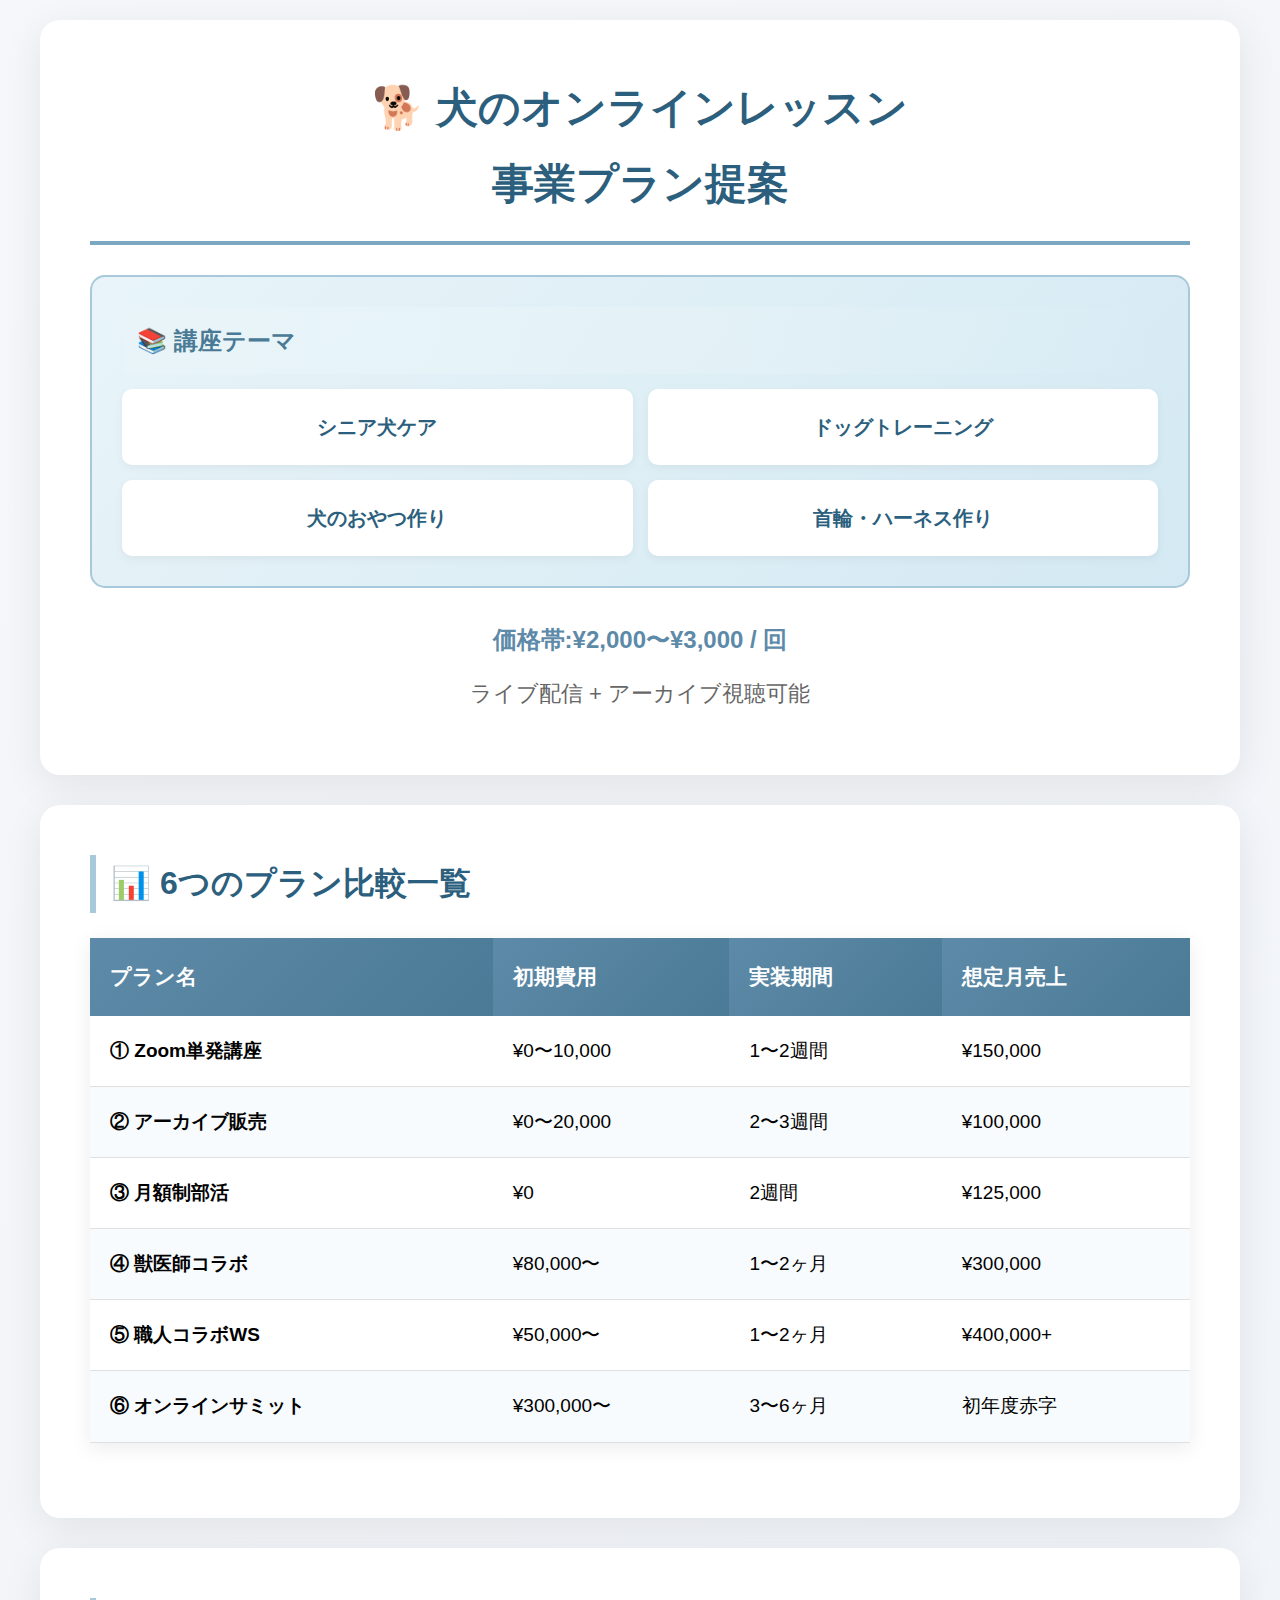
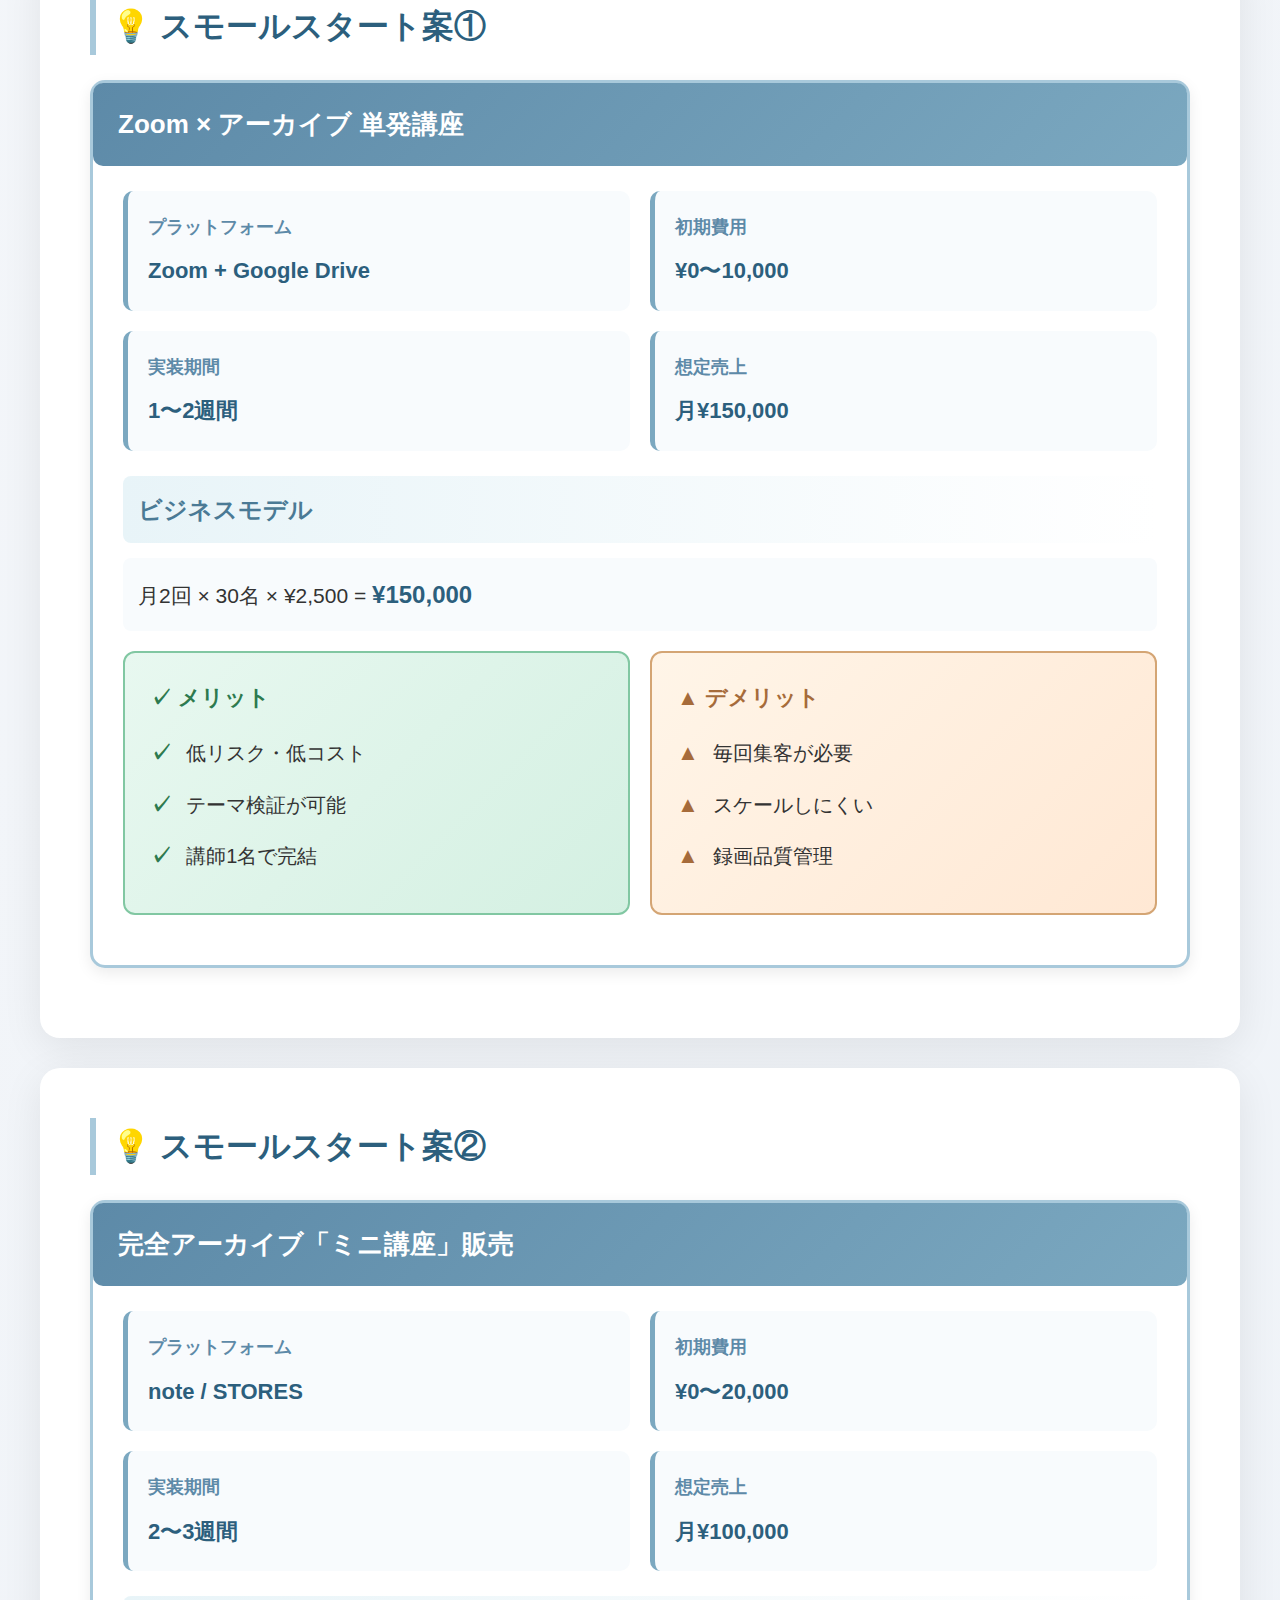
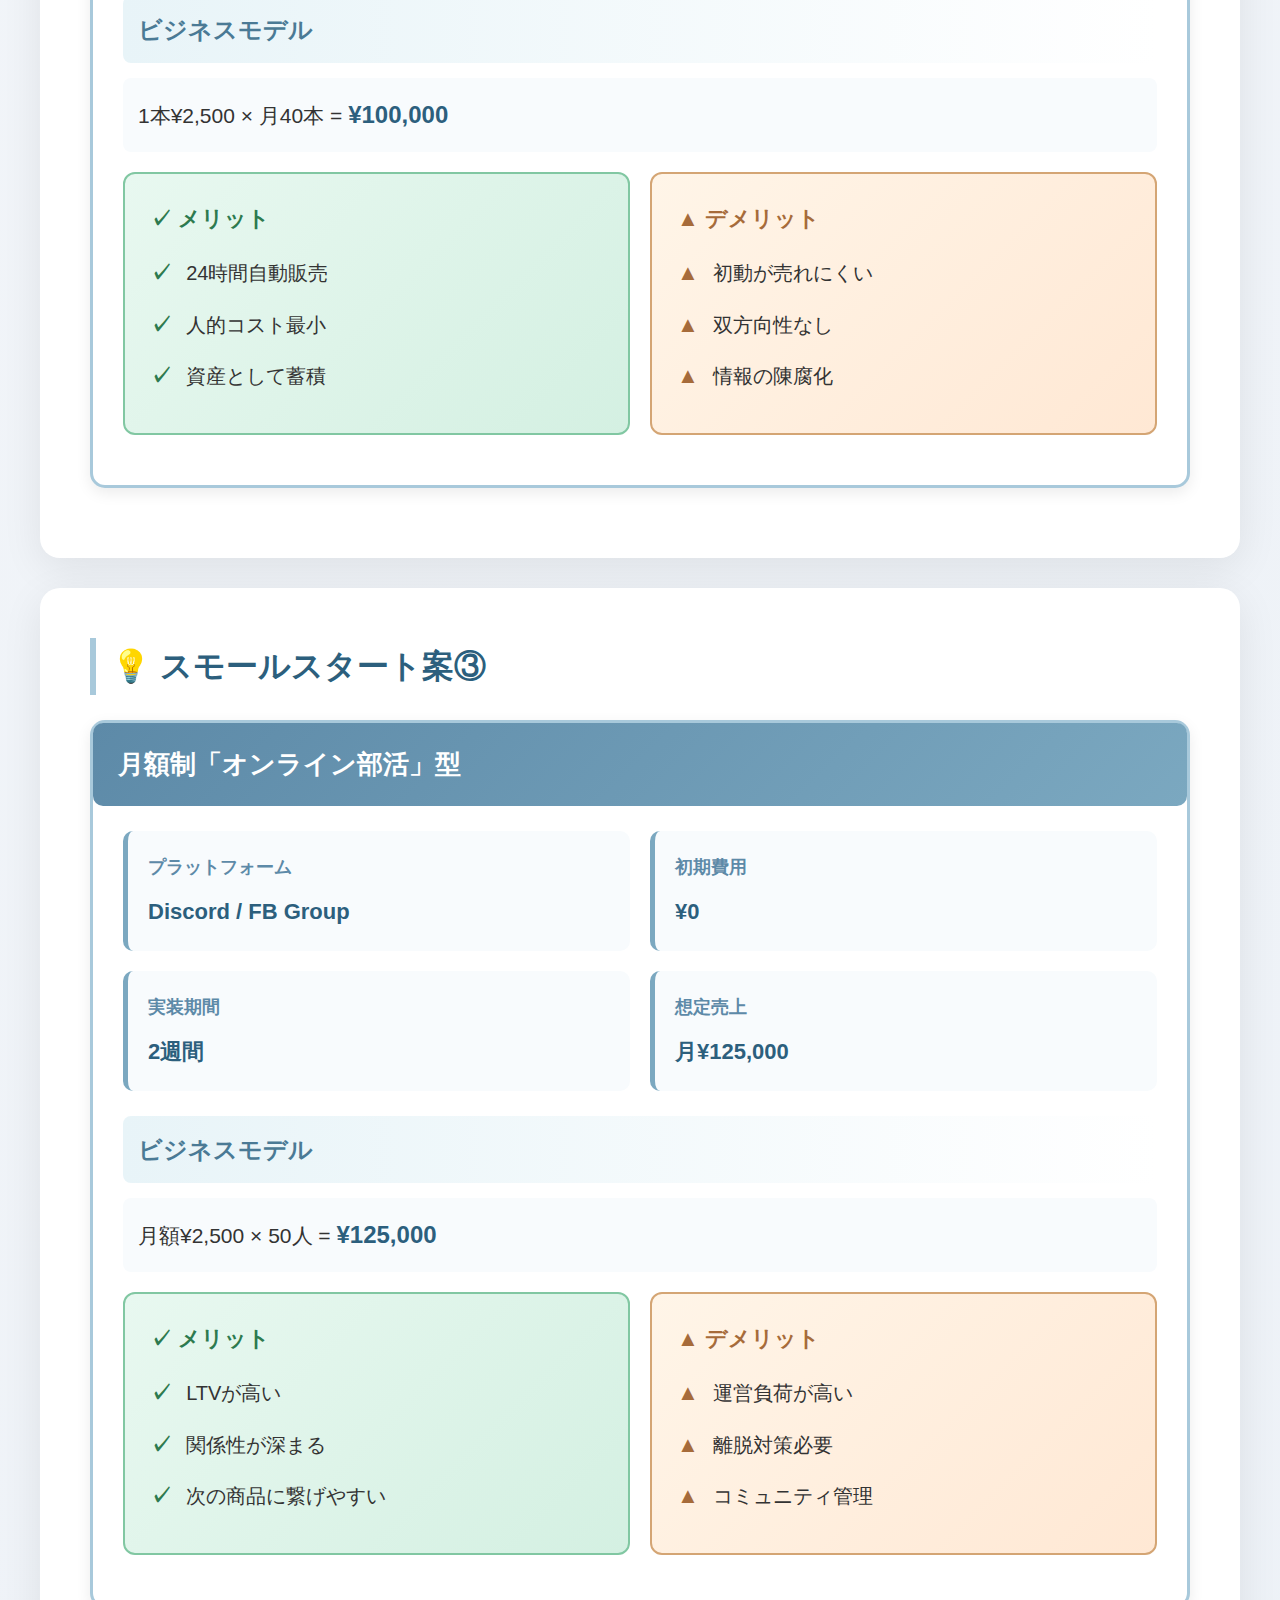
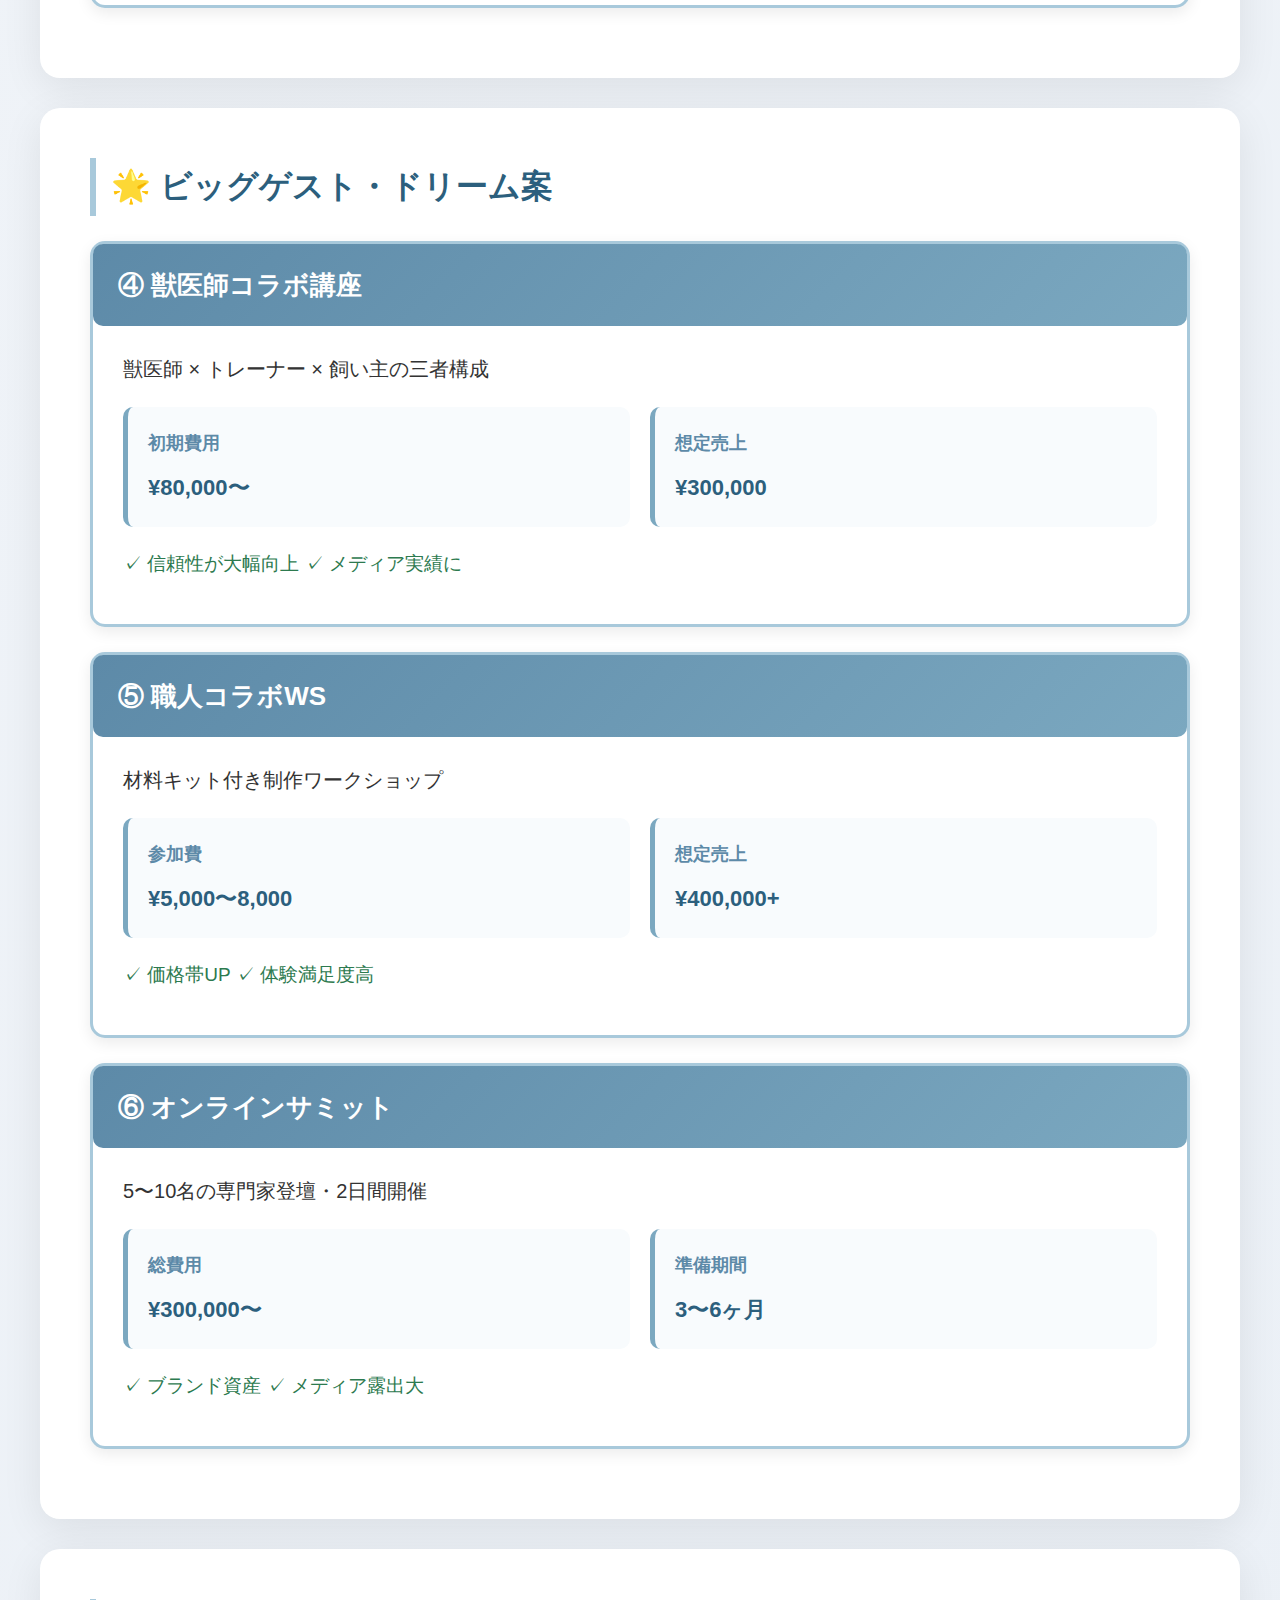
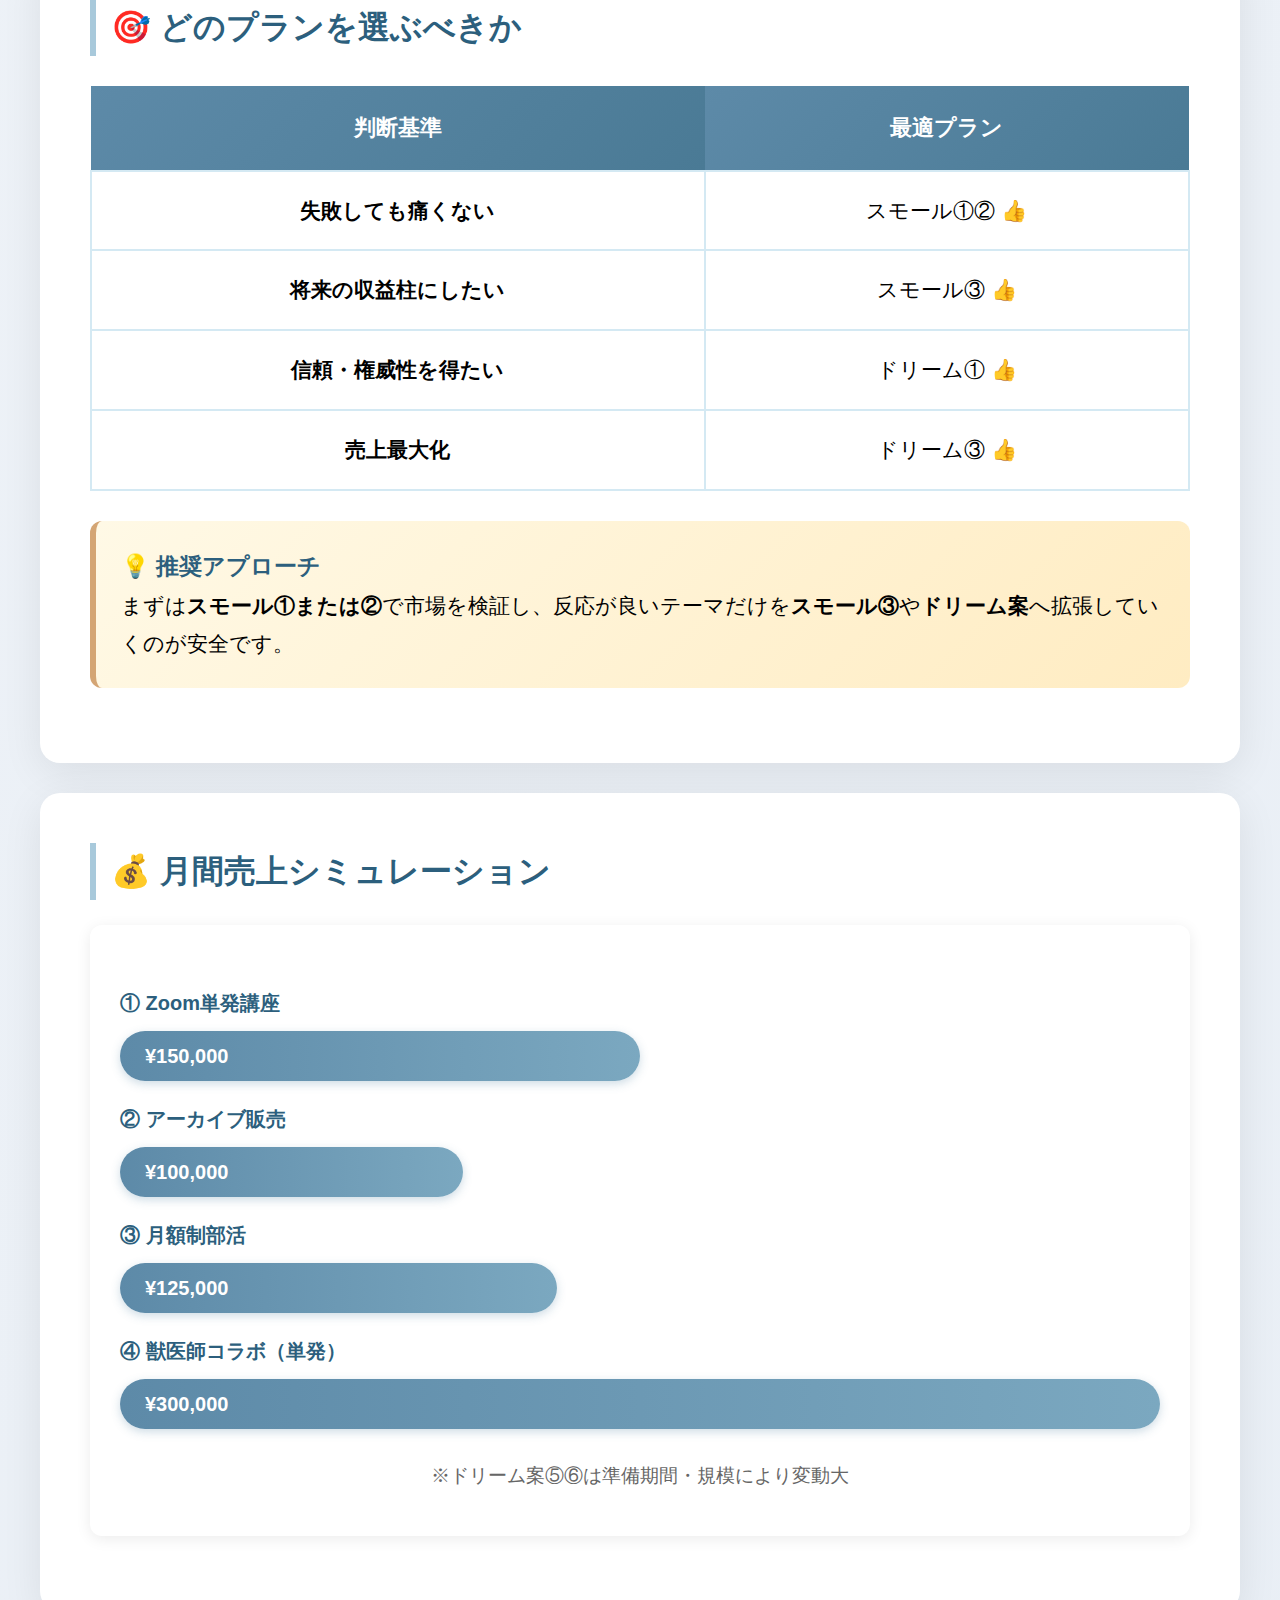
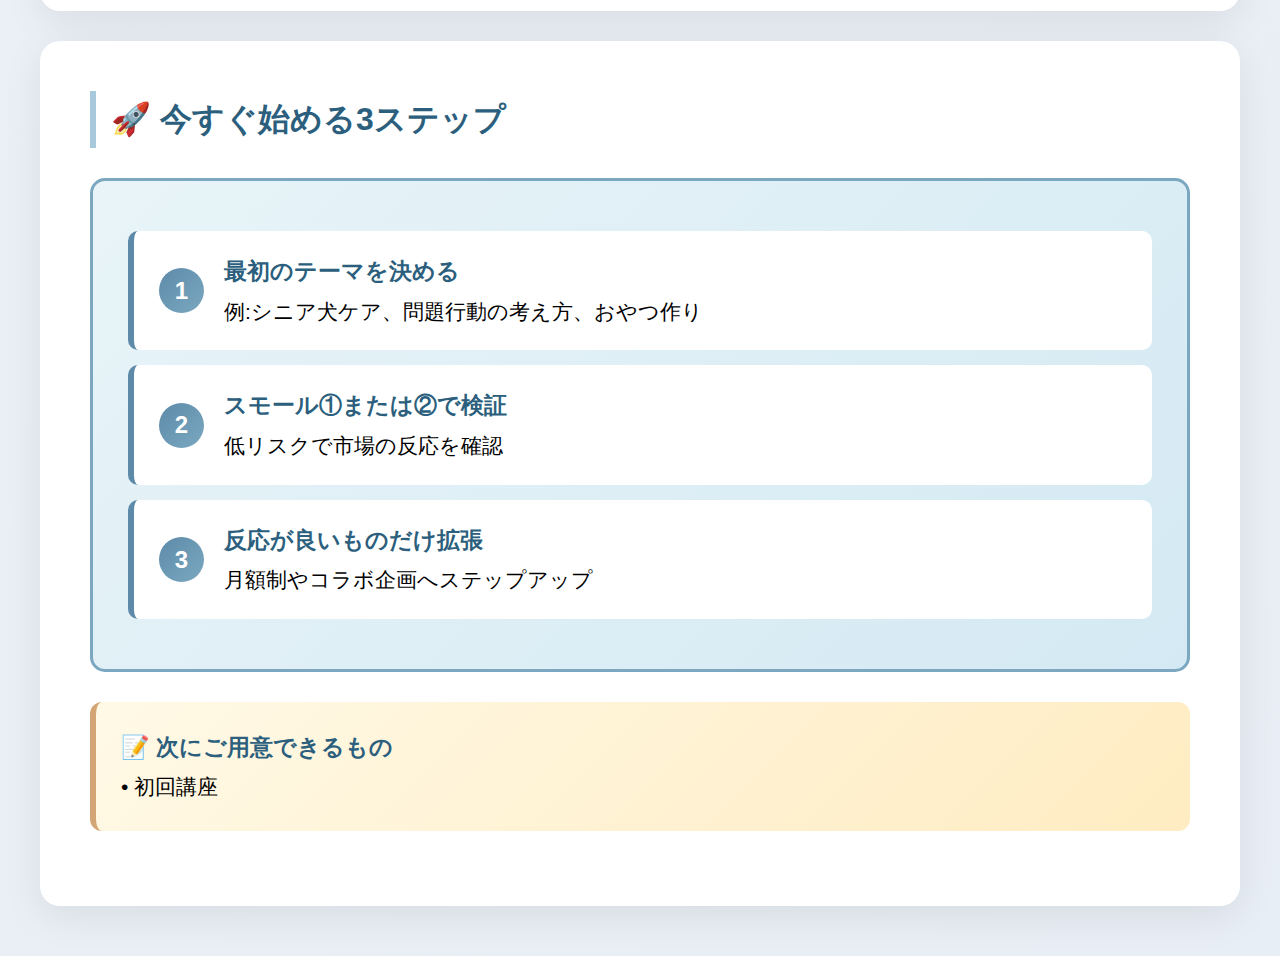
<file: presentation.html>
<!DOCTYPE html>
<html lang="ja">
<head>
    <meta charset="UTF-8">
    <meta name="viewport" content="width=device-width, initial-scale=1.0">
    <title>犬のオンラインレッスン事業プラン</title>
    <style>
        * {
            margin: 0;
            padding: 0;
            box-sizing: border-box;
        }
        
        body {
            font-family: 'Yu Gothic', 'Hiragino Kaku Gothic ProN', 'Meiryo', sans-serif;
            background: linear-gradient(135deg, #f5f7fa 0%, #e8eef5 100%);
            padding: 20px;
            line-height: 1.8;
        }
        
        .container {
            max-width: 1200px;
            margin: 0 auto;
        }
        
        .slide {
            background: white;
            border-radius: 20px;
            padding: 50px;
            margin-bottom: 30px;
            box-shadow: 0 10px 40px rgba(0,0,0,0.08);
        }
        
        h1 {
            color: #2c5f7d;
            font-size: 42px;
            margin-bottom: 30px;
            text-align: center;
            border-bottom: 4px solid #7ba8c0;
            padding-bottom: 20px;
        }
        
        h2 {
            color: #2c5f7d;
            font-size: 32px;
            margin-bottom: 25px;
            padding-left: 15px;
            border-left: 6px solid #a8c9db;
        }
        
        h3 {
            color: #4a7a95;
            font-size: 24px;
            margin: 25px 0 15px 0;
            padding: 12px 15px;
            background: linear-gradient(90deg, #e8f4f8 0%, transparent 100%);
            border-radius: 8px;
        }
        
        p, li {
            font-size: 20px;
            color: #333;
            margin-bottom: 12px;
        }
        
        .theme-box {
            background: linear-gradient(135deg, #e8f4f8 0%, #d4e9f3 100%);
            padding: 30px;
            border-radius: 15px;
            margin: 25px 0;
            border: 2px solid #a8c9db;
        }
        
        .theme-list {
            display: grid;
            grid-template-columns: repeat(2, 1fr);
            gap: 15px;
            margin-top: 15px;
        }
        
        .theme-item {
            background: white;
            padding: 20px;
            border-radius: 10px;
            font-size: 20px;
            color: #2c5f7d;
            font-weight: bold;
            text-align: center;
            box-shadow: 0 3px 10px rgba(0,0,0,0.05);
        }
        
        .comparison-table {
            width: 100%;
            border-collapse: collapse;
            margin: 25px 0;
            font-size: 19px;
            box-shadow: 0 5px 20px rgba(0,0,0,0.08);
        }
        
        .comparison-table th {
            background: linear-gradient(135deg, #5d8aa8 0%, #4a7a95 100%);
            color: white;
            padding: 20px;
            text-align: left;
            font-size: 21px;
        }
        
        .comparison-table td {
            padding: 18px 20px;
            border-bottom: 1px solid #e0e0e0;
            background: white;
        }
        
        .comparison-table tr:nth-child(even) td {
            background: #f8fbfd;
        }
        
        .plan-card {
            background: white;
            border: 3px solid #a8c9db;
            border-radius: 15px;
            padding: 30px;
            margin: 20px 0;
            box-shadow: 0 5px 15px rgba(0,0,0,0.08);
        }
        
        .plan-title {
            background: linear-gradient(135deg, #5d8aa8 0%, #7ba8c0 100%);
            color: white;
            padding: 18px 25px;
            border-radius: 10px;
            font-size: 26px;
            font-weight: bold;
            margin: -30px -30px 25px -30px;
        }
        
        .info-grid {
            display: grid;
            grid-template-columns: repeat(2, 1fr);
            gap: 20px;
            margin: 20px 0;
        }
        
        .info-item {
            background: #f8fbfd;
            padding: 20px;
            border-radius: 10px;
            border-left: 5px solid #7ba8c0;
        }
        
        .info-label {
            font-size: 18px;
            color: #5d8aa8;
            font-weight: bold;
            margin-bottom: 8px;
        }
        
        .info-value {
            font-size: 22px;
            color: #2c5f7d;
            font-weight: bold;
        }
        
        .merit-demerit {
            display: grid;
            grid-template-columns: 1fr 1fr;
            gap: 20px;
            margin: 20px 0;
        }
        
        .merit, .demerit {
            padding: 25px;
            border-radius: 12px;
        }
        
        .merit {
            background: linear-gradient(135deg, #e8f8f0 0%, #d4f0e2 100%);
            border: 2px solid #81c7a2;
        }
        
        .demerit {
            background: linear-gradient(135deg, #fff5e8 0%, #ffe8d4 100%);
            border: 2px solid #d4a574;
        }
        
        .merit h4, .demerit h4 {
            font-size: 22px;
            margin-bottom: 15px;
        }
        
        .merit h4 {
            color: #2d7a4f;
        }
        
        .demerit h4 {
            color: #a66b3a;
        }
        
        .merit ul, .demerit ul {
            list-style: none;
            padding-left: 0;
        }
        
        .merit li:before {
            content: "✓ ";
            color: #2d7a4f;
            font-weight: bold;
            font-size: 22px;
            margin-right: 8px;
        }
        
        .demerit li:before {
            content: "▲ ";
            color: #a66b3a;
            font-weight: bold;
            font-size: 22px;
            margin-right: 8px;
        }
        
        .decision-matrix {
            width: 100%;
            border-collapse: collapse;
            margin: 30px 0;
            font-size: 20px;
        }
        
        .decision-matrix th {
            background: linear-gradient(135deg, #5d8aa8 0%, #4a7a95 100%);
            color: white;
            padding: 22px;
            text-align: center;
            font-size: 22px;
        }
        
        .decision-matrix td {
            padding: 20px;
            text-align: center;
            border: 2px solid #d4e9f3;
            background: white;
            font-size: 21px;
        }
        
        .decision-matrix tr:hover td {
            background: #f0f8fc;
        }
        
        .highlight {
            background: linear-gradient(135deg, #fff9e6 0%, #ffecc2 100%);
            padding: 25px;
            border-radius: 12px;
            border-left: 6px solid #d4a574;
            margin: 25px 0;
            font-size: 21px;
        }
        
        .next-steps {
            background: linear-gradient(135deg, #e8f4f8 0%, #d4e9f3 100%);
            padding: 35px;
            border-radius: 15px;
            border: 3px solid #7ba8c0;
            margin: 30px 0;
        }
        
        .next-steps h3 {
            color: #2c5f7d;
            font-size: 28px;
            margin-bottom: 20px;
        }
        
        .step {
            background: white;
            padding: 20px 25px;
            margin: 15px 0;
            border-radius: 10px;
            border-left: 6px solid #5d8aa8;
            font-size: 21px;
            display: flex;
            align-items: center;
        }
        
        .step-number {
            background: linear-gradient(135deg, #5d8aa8 0%, #7ba8c0 100%);
            color: white;
            width: 45px;
            height: 45px;
            border-radius: 50%;
            display: flex;
            align-items: center;
            justify-content: center;
            font-weight: bold;
            font-size: 24px;
            margin-right: 20px;
            flex-shrink: 0;
        }
        
        .revenue-chart {
            background: white;
            padding: 30px;
            border-radius: 12px;
            margin: 25px 0;
            box-shadow: 0 3px 15px rgba(0,0,0,0.08);
        }
        
        .bar-container {
            margin: 30px 0;
        }
        
        .bar-item {
            margin: 20px 0;
        }
        
        .bar-label {
            font-size: 20px;
            color: #2c5f7d;
            font-weight: bold;
            margin-bottom: 10px;
        }
        
        .bar {
            height: 50px;
            background: linear-gradient(90deg, #5d8aa8 0%, #7ba8c0 100%);
            border-radius: 25px;
            display: flex;
            align-items: center;
            padding: 0 25px;
            color: white;
            font-size: 20px;
            font-weight: bold;
            box-shadow: 0 3px 10px rgba(93, 138, 168, 0.3);
        }
        
        @media print {
            body {
                background: white;
                padding: 0;
            }
            
            .container {
                max-width: 100%;
            }
            
            .slide {
                page-break-after: always;
                box-shadow: none;
                border: 1px solid #ddd;
                padding: 40px;
                margin: 0;
                background: white !important;
            }
            
            .slide:last-child {
                page-break-after: auto;
            }
            
            h1 {
                font-size: 38px;
            }
            
            h2 {
                font-size: 30px;
            }
            
            h3 {
                font-size: 22px;
            }
            
            p, li, td {
                font-size: 18px;
            }
            
            .comparison-table th,
            .decision-matrix th {
                -webkit-print-color-adjust: exact;
                print-color-adjust: exact;
            }
            
            .theme-box,
            .plan-card,
            .merit,
            .demerit,
            .highlight,
            .next-steps,
            .info-item,
            .revenue-chart {
                -webkit-print-color-adjust: exact;
                print-color-adjust: exact;
            }
            
            .bar {
                -webkit-print-color-adjust: exact;
                print-color-adjust: exact;
            }
            
            .plan-title,
            .step-number {
                -webkit-print-color-adjust: exact;
                print-color-adjust: exact;
            }
        }
        
        @page {
            size: A4;
            margin: 15mm;
        }
    </style>
</head>
<body>
    <div class="container">
        <!-- スライド1: タイトル -->
        <div class="slide">
            <h1>🐕 犬のオンラインレッスン<br>事業プラン提案</h1>
            <div class="theme-box">
                <h3 style="margin-top: 0;">📚 講座テーマ</h3>
                <div class="theme-list">
                    <div class="theme-item">シニア犬ケア</div>
                    <div class="theme-item">ドッグトレーニング</div>
                    <div class="theme-item">犬のおやつ作り</div>
                    <div class="theme-item">首輪・ハーネス作り</div>
                </div>
            </div>
            <div style="text-align: center; margin-top: 30px;">
                <p style="font-size: 24px; color: #5d8aa8; font-weight: bold;">価格帯:¥2,000〜¥3,000 / 回</p>
                <p style="font-size: 22px; color: #666;">ライブ配信 + アーカイブ視聴可能</p>
            </div>
        </div>

        <!-- スライド2: 全体比較表 -->
        <div class="slide">
            <h2>📊 6つのプラン比較一覧</h2>
            <table class="comparison-table">
                <thead>
                    <tr>
                        <th>プラン名</th>
                        <th>初期費用</th>
                        <th>実装期間</th>
                        <th>想定月売上</th>
                    </tr>
                </thead>
                <tbody>
                    <tr>
                        <td><strong>① Zoom単発講座</strong></td>
                        <td>¥0〜10,000</td>
                        <td>1〜2週間</td>
                        <td>¥150,000</td>
                    </tr>
                    <tr>
                        <td><strong>② アーカイブ販売</strong></td>
                        <td>¥0〜20,000</td>
                        <td>2〜3週間</td>
                        <td>¥100,000</td>
                    </tr>
                    <tr>
                        <td><strong>③ 月額制部活</strong></td>
                        <td>¥0</td>
                        <td>2週間</td>
                        <td>¥125,000</td>
                    </tr>
                    <tr>
                        <td><strong>④ 獣医師コラボ</strong></td>
                        <td>¥80,000〜</td>
                        <td>1〜2ヶ月</td>
                        <td>¥300,000</td>
                    </tr>
                    <tr>
                        <td><strong>⑤ 職人コラボWS</strong></td>
                        <td>¥50,000〜</td>
                        <td>1〜2ヶ月</td>
                        <td>¥400,000+</td>
                    </tr>
                    <tr>
                        <td><strong>⑥ オンラインサミット</strong></td>
                        <td>¥300,000〜</td>
                        <td>3〜6ヶ月</td>
                        <td>初年度赤字</td>
                    </tr>
                </tbody>
            </table>
        </div>

        <!-- スライド3: スモールスタート①  -->
        <div class="slide">
            <h2>💡 スモールスタート案①</h2>
            <div class="plan-card">
                <div class="plan-title">Zoom × アーカイブ 単発講座</div>
                
                <div class="info-grid">
                    <div class="info-item">
                        <div class="info-label">プラットフォーム</div>
                        <div class="info-value">Zoom + Google Drive</div>
                    </div>
                    <div class="info-item">
                        <div class="info-label">初期費用</div>
                        <div class="info-value">¥0〜10,000</div>
                    </div>
                    <div class="info-item">
                        <div class="info-label">実装期間</div>
                        <div class="info-value">1〜2週間</div>
                    </div>
                    <div class="info-item">
                        <div class="info-label">想定売上</div>
                        <div class="info-value">月¥150,000</div>
                    </div>
                </div>

                <h3>ビジネスモデル</h3>
                <p style="font-size: 21px; padding: 15px; background: #f8fbfd; border-radius: 8px;">
                    月2回 × 30名 × ¥2,500 = <strong style="color: #2c5f7d; font-size: 24px;">¥150,000</strong>
                </p>

                <div class="merit-demerit">
                    <div class="merit">
                        <h4>✓ メリット</h4>
                        <ul>
                            <li>低リスク・低コスト</li>
                            <li>テーマ検証が可能</li>
                            <li>講師1名で完結</li>
                        </ul>
                    </div>
                    <div class="demerit">
                        <h4>▲ デメリット</h4>
                        <ul>
                            <li>毎回集客が必要</li>
                            <li>スケールしにくい</li>
                            <li>録画品質管理</li>
                        </ul>
                    </div>
                </div>
            </div>
        </div>

        <!-- スライド4: スモールスタート②  -->
        <div class="slide">
            <h2>💡 スモールスタート案②</h2>
            <div class="plan-card">
                <div class="plan-title">完全アーカイブ「ミニ講座」販売</div>
                
                <div class="info-grid">
                    <div class="info-item">
                        <div class="info-label">プラットフォーム</div>
                        <div class="info-value">note / STORES</div>
                    </div>
                    <div class="info-item">
                        <div class="info-label">初期費用</div>
                        <div class="info-value">¥0〜20,000</div>
                    </div>
                    <div class="info-item">
                        <div class="info-label">実装期間</div>
                        <div class="info-value">2〜3週間</div>
                    </div>
                    <div class="info-item">
                        <div class="info-label">想定売上</div>
                        <div class="info-value">月¥100,000</div>
                    </div>
                </div>

                <h3>ビジネスモデル</h3>
                <p style="font-size: 21px; padding: 15px; background: #f8fbfd; border-radius: 8px;">
                    1本¥2,500 × 月40本 = <strong style="color: #2c5f7d; font-size: 24px;">¥100,000</strong>
                </p>

                <div class="merit-demerit">
                    <div class="merit">
                        <h4>✓ メリット</h4>
                        <ul>
                            <li>24時間自動販売</li>
                            <li>人的コスト最小</li>
                            <li>資産として蓄積</li>
                        </ul>
                    </div>
                    <div class="demerit">
                        <h4>▲ デメリット</h4>
                        <ul>
                            <li>初動が売れにくい</li>
                            <li>双方向性なし</li>
                            <li>情報の陳腐化</li>
                        </ul>
                    </div>
                </div>
            </div>
        </div>

        <!-- スライド5: スモールスタート③  -->
        <div class="slide">
            <h2>💡 スモールスタート案③</h2>
            <div class="plan-card">
                <div class="plan-title">月額制「オンライン部活」型</div>
                
                <div class="info-grid">
                    <div class="info-item">
                        <div class="info-label">プラットフォーム</div>
                        <div class="info-value">Discord / FB Group</div>
                    </div>
                    <div class="info-item">
                        <div class="info-label">初期費用</div>
                        <div class="info-value">¥0</div>
                    </div>
                    <div class="info-item">
                        <div class="info-label">実装期間</div>
                        <div class="info-value">2週間</div>
                    </div>
                    <div class="info-item">
                        <div class="info-label">想定売上</div>
                        <div class="info-value">月¥125,000</div>
                    </div>
                </div>

                <h3>ビジネスモデル</h3>
                <p style="font-size: 21px; padding: 15px; background: #f8fbfd; border-radius: 8px;">
                    月額¥2,500 × 50人 = <strong style="color: #2c5f7d; font-size: 24px;">¥125,000</strong>
                </p>

                <div class="merit-demerit">
                    <div class="merit">
                        <h4>✓ メリット</h4>
                        <ul>
                            <li>LTVが高い</li>
                            <li>関係性が深まる</li>
                            <li>次の商品に繋げやすい</li>
                        </ul>
                    </div>
                    <div class="demerit">
                        <h4>▲ デメリット</h4>
                        <ul>
                            <li>運営負荷が高い</li>
                            <li>離脱対策必要</li>
                            <li>コミュニティ管理</li>
                        </ul>
                    </div>
                </div>
            </div>
        </div>

        <!-- スライド6: ドリーム案まとめ -->
        <div class="slide">
            <h2>🌟 ビッグゲスト・ドリーム案</h2>
            
            <div class="plan-card" style="margin-bottom: 25px;">
                <div class="plan-title">④ 獣医師コラボ講座</div>
                <p style="font-size: 20px; margin-bottom: 15px;">獣医師 × トレーナー × 飼い主の三者構成</p>
                <div class="info-grid">
                    <div class="info-item">
                        <div class="info-label">初期費用</div>
                        <div class="info-value">¥80,000〜</div>
                    </div>
                    <div class="info-item">
                        <div class="info-label">想定売上</div>
                        <div class="info-value">¥300,000</div>
                    </div>
                </div>
                <p style="font-size: 19px; margin-top: 15px; color: #2d7a4f;">✓ 信頼性が大幅向上 ✓ メディア実績に</p>
            </div>

            <div class="plan-card" style="margin-bottom: 25px;">
                <div class="plan-title">⑤ 職人コラボWS</div>
                <p style="font-size: 20px; margin-bottom: 15px;">材料キット付き制作ワークショップ</p>
                <div class="info-grid">
                    <div class="info-item">
                        <div class="info-label">参加費</div>
                        <div class="info-value">¥5,000〜8,000</div>
                    </div>
                    <div class="info-item">
                        <div class="info-label">想定売上</div>
                        <div class="info-value">¥400,000+</div>
                    </div>
                </div>
                <p style="font-size: 19px; margin-top: 15px; color: #2d7a4f;">✓ 価格帯UP ✓ 体験満足度高</p>
            </div>

            <div class="plan-card">
                <div class="plan-title">⑥ オンラインサミット</div>
                <p style="font-size: 20px; margin-bottom: 15px;">5〜10名の専門家登壇・2日間開催</p>
                <div class="info-grid">
                    <div class="info-item">
                        <div class="info-label">総費用</div>
                        <div class="info-value">¥300,000〜</div>
                    </div>
                    <div class="info-item">
                        <div class="info-label">準備期間</div>
                        <div class="info-value">3〜6ヶ月</div>
                    </div>
                </div>
                <p style="font-size: 19px; margin-top: 15px; color: #2d7a4f;">✓ ブランド資産 ✓ メディア露出大</p>
            </div>
        </div>

        <!-- スライド7: 判断基準 -->
        <div class="slide">
            <h2>🎯 どのプランを選ぶべきか</h2>
            <table class="decision-matrix">
                <thead>
                    <tr>
                        <th>判断基準</th>
                        <th>最適プラン</th>
                    </tr>
                </thead>
                <tbody>
                    <tr>
                        <td><strong>失敗しても痛くない</strong></td>
                        <td>スモール①② 👍</td>
                    </tr>
                    <tr>
                        <td><strong>将来の収益柱にしたい</strong></td>
                        <td>スモール③ 👍</td>
                    </tr>
                    <tr>
                        <td><strong>信頼・権威性を得たい</strong></td>
                        <td>ドリーム① 👍</td>
                    </tr>
                    <tr>
                        <td><strong>売上最大化</strong></td>
                        <td>ドリーム③ 👍</td>
                    </tr>
                </tbody>
            </table>

            <div class="highlight">
                <strong style="font-size: 23px; color: #2c5f7d;">💡 推奨アプローチ</strong><br>
                まずは<strong>スモール①または②</strong>で市場を検証し、反応が良いテーマだけを<strong>スモール③</strong>や<strong>ドリーム案</strong>へ拡張していくのが安全です。
            </div>
        </div>

        <!-- スライド8: 売上比較グラフ -->
        <div class="slide">
            <h2>💰 月間売上シミュレーション</h2>
            <div class="revenue-chart">
                <div class="bar-container">
                    <div class="bar-item">
                        <div class="bar-label">① Zoom単発講座</div>
                        <div class="bar" style="width: 50%;">¥150,000</div>
                    </div>
                    <div class="bar-item">
                        <div class="bar-label">② アーカイブ販売</div>
                        <div class="bar" style="width: 33%;">¥100,000</div>
                    </div>
                    <div class="bar-item">
                        <div class="bar-label">③ 月額制部活</div>
                        <div class="bar" style="width: 42%;">¥125,000</div>
                    </div>
                    <div class="bar-item">
                        <div class="bar-label">④ 獣医師コラボ（単発）</div>
                        <div class="bar" style="width: 100%;">¥300,000</div>
                    </div>
                </div>
                <p style="font-size: 19px; color: #666; margin-top: 25px; text-align: center;">
                    ※ドリーム案⑤⑥は準備期間・規模により変動大
                </p>
            </div>
        </div>

        <!-- スライド9: 次の一手 -->
        <div class="slide">
            <h2>🚀 今すぐ始める3ステップ</h2>
            <div class="next-steps">
                <div class="step">
                    <div class="step-number">1</div>
                    <div>
                        <strong style="font-size: 23px; color: #2c5f7d;">最初のテーマを決める</strong><br>
                        例:シニア犬ケア、問題行動の考え方、おやつ作り
                    </div>
                </div>
                <div class="step">
                    <div class="step-number">2</div>
                    <div>
                        <strong style="font-size: 23px; color: #2c5f7d;">スモール①または②で検証</strong><br>
                        低リスクで市場の反応を確認
                    </div>
                </div>
                <div class="step">
                    <div class="step-number">3</div>
                    <div>
                        <strong style="font-size: 23px; color: #2c5f7d;">反応が良いものだけ拡張</strong><br>
                        月額制やコラボ企画へステップアップ
                    </div>
                </div>
            </div>

            <div class="highlight" style="margin-top: 30px;">
                <strong style="font-size: 23px; color: #2c5f7d;">📝 次にご用意できるもの</strong><br>
                • 初回講座
</file>
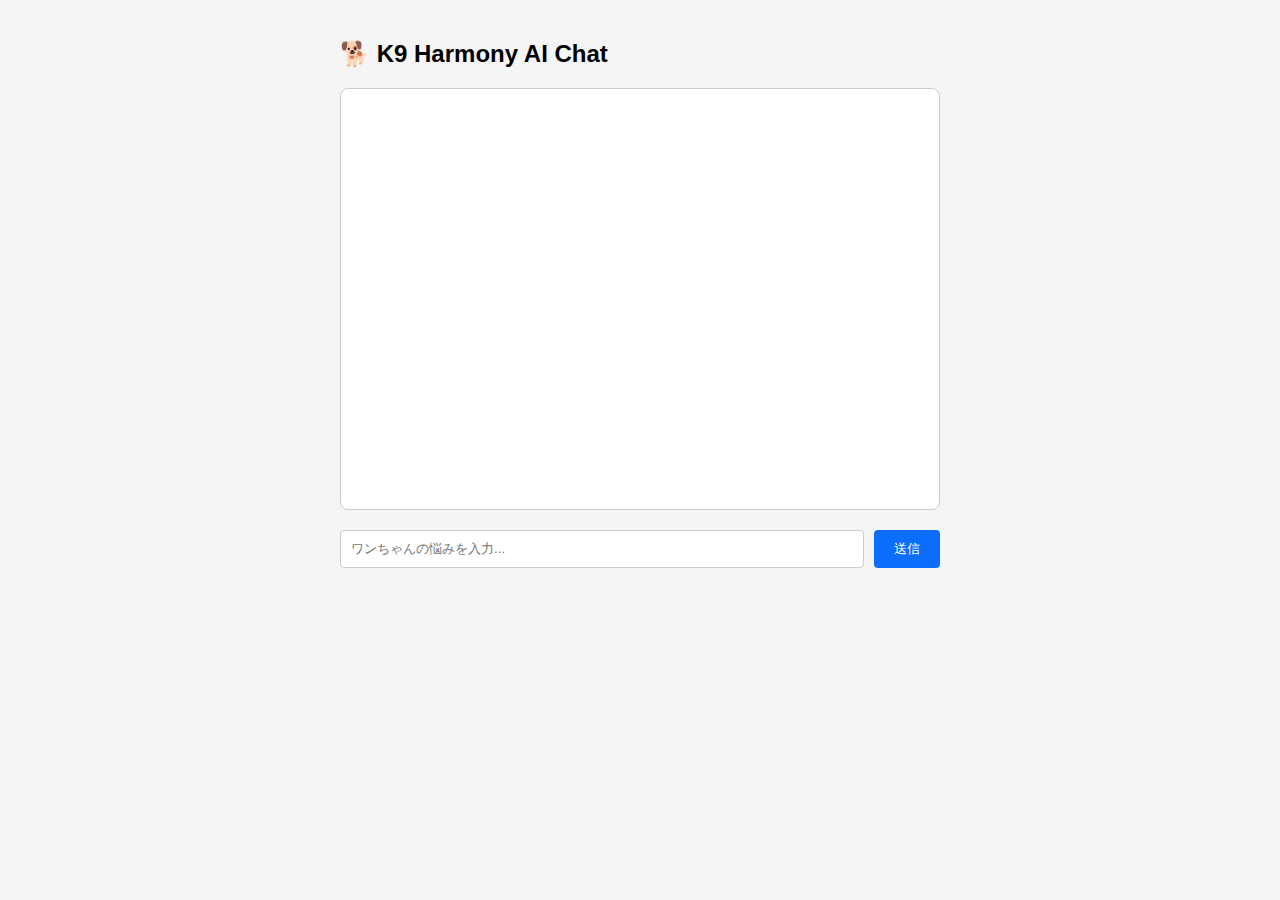
<file: ai_chat_bot/frontend/chat.html>
<!DOCTYPE html>
<html lang="ja">
<head>
    <meta charset="UTF-8">
    <meta name="viewport" content="width=device-width, initial-scale=1.0">
    <title>K9 Harmony AI Chat</title>
    <style>
        body { font-family: sans-serif; max-width: 600px; margin: 0 auto; padding: 20px; background-color: #f5f5f5; }
        .chat-box { height: 400px; overflow-y: scroll; border: 1px solid #ccc; background: white; padding: 10px; margin-bottom: 20px; border-radius: 8px; }
        .message { margin: 10px 0; padding: 10px; border-radius: 8px; max-width: 80%; }
        .user { background-color: #d1e7dd; margin-left: auto; text-align: right; }
        .ai { background-color: #e2e3e5; margin-right: auto; }
        .input-area { display: flex; gap: 10px; }
        input { flex: 1; padding: 10px; border-radius: 4px; border: 1px solid #ccc; }
        button { padding: 10px 20px; background-color: #0d6efd; color: white; border: none; border-radius: 4px; cursor: pointer; }
        button:hover { background-color: #0b5ed7; }
    </style>
</head>
<body>
    <h2>🐕 K9 Harmony AI Chat</h2>
    <div id="chat-box" class="chat-box"></div>
    <div class="input-area">
        <input type="text" id="message" placeholder="ワンちゃんの悩みを入力..." onkeypress="handleKey(event)">
        <button onclick="sendMessage()">送信</button>
    </div>

    <script>
        // ユーザーIDはテスト用に固定 (本番ではLINE IDなどが入ります)
        const USER_ID = "test_user_001";
        const API_URL = "/chat";

        async function sendMessage() {
            const input = document.getElementById("message");
            const text = input.value.trim();
            if (!text) return;

            // 1. 自分のメッセージを表示
            addMessage(text, "user");
            input.value = "";

            // 2. AIに送信
            try {
                const response = await fetch(API_URL, {
                    method: "POST",
                    headers: { "Content-Type": "application/json" },
                    body: JSON.stringify({ user_id: USER_ID, message: text })
                });

                if (!response.ok) throw new Error("通信エラー");

                const data = await response.json();
                addMessage(data.reply, "ai");
            } catch (error) {
                addMessage("エラーが発生しました: " + error.message, "ai");
            }
        }

        function addMessage(text, sender) {
            const box = document.getElementById("chat-box");
            const div = document.createElement("div");
            div.className = `message ${sender}`;
            div.innerText = text;
            box.appendChild(div);
            box.scrollTop = box.scrollHeight;
        }

        function handleKey(e) {
            if (e.key === "Enter") sendMessage();
        }
    </script>
</body>
</html>
</file>
<file: public/css/common.css>
/**
 * ============================================================================
 * K9 Harmony - Common Styles (Unified Design System)
 * ============================================================================
 * 全画面で共通して使用するスタイル
 * 最終更新: 2026-01-17 23:45
 * バージョン: v2.0.0
 * 
 * 【このファイルについて】
 * - K9 Harmony全体の統一デザインシステム
 * - Header（ロゴ常時表示）+ Footer + デバッグ機能を含む
 * - reservation.html, admin.html等、全ページで共通使用
 * 
 * 【デザイン方針】
 * - カラーパレット: ターコイズ×深海×銅
 * - フォント: Noto Sans JP（メイン）/ Noto Serif JP（見出し）
 * - モダンでシンプル、かつ温かみのあるデザイン
 */

/* ━━━━━━━━━━━━━━━━━━━━━━━━━━━━━━━━━━━━━━━━━━━━━━━━━━━━
   リセット・基本設定
   ━━━━━━━━━━━━━━━━━━━━━━━━━━━━━━━━━━━━━━━━━━━━━━━━━━━━ */

   * {
    margin: 0;
    padding: 0;
    box-sizing: border-box;
  }
  
  :root {
    /* ━━━━━━━━━━━━━━━━━━━━━━━━━━━━━━━━━━━━━━━━━━━━━━━━━━━━
       K9 Harmony カラーパレット
       ━━━━━━━━━━━━━━━━━━━━━━━━━━━━━━━━━━━━━━━━━━━━━━━━━━━━ */
    --c-main-turquoise: #57C3C2;      /* メインカラー（ブランド） */
    --c-sub-deep-ocean: #2F5D62;      /* サブカラー（深み） */
    --c-accent-copper: #C87A56;       /* アクセント（温かみ） */
    --c-base-washi: #FAFAFA;          /* 背景ベース */
    --c-bg-mist: #F4F7F7;             /* 背景ミスト */
    --c-text-sumi: #333333;           /* テキスト墨色 */
    --c-text-gray: #666666;           /* テキストグレー */
    --c-text-light-gray: #999999;     /* 薄いグレー */
    --c-border-color: #DEE2E6;        /* ボーダー色 */
    --c-border-light: #E9ECEF;        /* 薄いボーダー */
    
    /* ━━━━━━━━━━━━━━━━━━━━━━━━━━━━━━━━━━━━━━━━━━━━━━━━━━━━
       タイポグラフィ
       ━━━━━━━━━━━━━━━━━━━━━━━━━━━━━━━━━━━━━━━━━━━━━━━━━━━━ */
    --font-main: 'Noto Sans JP', -apple-system, BlinkMacSystemFont, 'Segoe UI', sans-serif;
    --font-serif: 'Noto Serif JP', serif;
    --font-mono: 'Monaco', 'Menlo', monospace;
    
    /* フォントサイズ */
    --font-size-xs: 12px;
    --font-size-sm: 14px;
    --font-size-md: 16px;
    --font-size-lg: 18px;
    --font-size-xl: 24px;
    
    /* ━━━━━━━━━━━━━━━━━━━━━━━━━━━━━━━━━━━━━━━━━━━━━━━━━━━━
       スペーシング
       ━━━━━━━━━━━━━━━━━━━━━━━━━━━━━━━━━━━━━━━━━━━━━━━━━━━━ */
    --spacing-xs: 4px;
    --spacing-sm: 8px;
    --spacing-md: 16px;
    --spacing-lg: 24px;
    --spacing-xl: 32px;
    
    /* ━━━━━━━━━━━━━━━━━━━━━━━━━━━━━━━━━━━━━━━━━━━━━━━━━━━━
       ボーダー半径
       ━━━━━━━━━━━━━━━━━━━━━━━━━━━━━━━━━━━━━━━━━━━━━━━━━━━━ */
    --radius-sm: 8px;
    --radius-md: 12px;
    --radius-lg: 20px;
    --radius-pill: 50px;
    
    /* ━━━━━━━━━━━━━━━━━━━━━━━━━━━━━━━━━━━━━━━━━━━━━━━━━━━━
       シャドウ
       ━━━━━━━━━━━━━━━━━━━━━━━━━━━━━━━━━━━━━━━━━━━━━━━━━━━━ */
    --shadow-sm: 0 2px 5px rgba(0, 0, 0, 0.05);
    --shadow-md: 0 4px 10px rgba(0, 0, 0, 0.05);
    --shadow-lg: 0 10px 20px rgba(0, 0, 0, 0.1);
    
    /* ━━━━━━━━━━━━━━━━━━━━━━━━━━━━━━━━━━━━━━━━━━━━━━━━━━━━
       トランジション
       ━━━━━━━━━━━━━━━━━━━━━━━━━━━━━━━━━━━━━━━━━━━━━━━━━━━━ */
    --transition-fast: 0.2s ease;
    --transition-base: 0.3s ease;
    --transition-slow: 0.4s ease;
  }
  
  body {
    font-family: var(--font-main);
    font-size: var(--font-size-md);
    line-height: 1.6;
    color: var(--c-text-sumi);
    background-color: var(--c-base-washi);
    /* 和紙テクスチャ */
    background-image:
      url("data:image/svg+xml,%3Csvg viewBox='0 0 100 100' xmlns='http://www.w3.org/2000/svg'%3E%3Cfilter id='noise'%3E%3CfeTurbulence type='fractalNoise' baseFrequency='0.8' numOctaves='4' stitchTiles='stitch'/%3E%3C/filter%3E%3Crect width='100%25' height='100%25' filter='url(%23noise)' opacity='0.03'/%3E%3C/svg%3E"),
      linear-gradient(135deg, rgba(250,250,250,1) 0%, rgba(245,245,242,1) 50%, rgba(250,248,245,1) 100%);
    background-attachment: fixed;
    -webkit-font-smoothing: antialiased;
    -moz-osx-font-smoothing: grayscale;
    padding-top: 70px; /* ヘッダー分のスペース */
  }
  
  /* Google Fonts 読み込み */
  @import url('https://fonts.googleapis.com/css2?family=Noto+Sans+JP:wght@400;500;700&family=Noto+Serif+JP:wght@400;700&display=swap');
  
  /* ━━━━━━━━━━━━━━━━━━━━━━━━━━━━━━━━━━━━━━━━━━━━━━━━━━━━
     ヘッダー
     ━━━━━━━━━━━━━━━━━━━━━━━━━━━━━━━━━━━━━━━━━━━━━━━━━━━━ */
  
  .site-header {
    position: fixed;
    top: 0;
    left: 0;
    right: 0;
    z-index: 100;
    background: white;
    padding: 15px 0;
    text-align: center;
    box-shadow: var(--shadow-sm);
  }
  
  .header-logo {
    width: 40%;
    max-width: 180px;
    height: auto;
  }
  
  /* ━━━━━━━━━━━━━━━━━━━━━━━━━━━━━━━━━━━━━━━━━━━━━━━━━━━━
     コンテナ・レイアウト
     ━━━━━━━━━━━━━━━━━━━━━━━━━━━━━━━━━━━━━━━━━━━━━━━━━━━━ */
  
  .container {
    width: 100%;
    max-width: 600px;
    margin: 0 auto;
    padding: var(--spacing-md);
    min-height: calc(100vh - 70px);
  }
  
  .page {
    min-height: calc(100vh - 70px);
    padding-bottom: var(--spacing-xl);
  }
  
  /* ━━━━━━━━━━━━━━━━━━━━━━━━━━━━━━━━━━━━━━━━━━━━━━━━━━━━
     カード
     ━━━━━━━━━━━━━━━━━━━━━━━━━━━━━━━━━━━━━━━━━━━━━━━━━━━━ */
  
  .card {
    background: white;
    border-radius: var(--radius-md);
    box-shadow: var(--shadow-sm);
    padding: var(--spacing-lg);
    margin-bottom: var(--spacing-md);
  }
  
  .card-title {
    font-size: var(--font-size-lg);
    font-weight: 600;
    color: var(--c-sub-deep-ocean);
    margin-bottom: var(--spacing-md);
    border-left: 4px solid var(--c-main-turquoise);
    padding-left: 10px;
    font-family: var(--font-serif);
  }
  
  .card-subtitle {
    font-size: var(--font-size-sm);
    color: var(--c-text-gray);
    margin-bottom: var(--spacing-sm);
  }
  
  /* ━━━━━━━━━━━━━━━━━━━━━━━━━━━━━━━━━━━━━━━━━━━━━━━━━━━━
     ボタン
     ━━━━━━━━━━━━━━━━━━━━━━━━━━━━━━━━━━━━━━━━━━━━━━━━━━━━ */
  
  .btn {
    display: inline-flex;
    align-items: center;
    justify-content: center;
    padding: 16px var(--spacing-lg);
    font-size: var(--font-size-md);
    font-weight: 600;
    border: none;
    border-radius: var(--radius-pill);
    cursor: pointer;
    transition: all var(--transition-base);
    text-decoration: none;
    text-align: center;
    user-select: none;
    font-family: var(--font-main);
  }
  
  .btn:active {
    transform: scale(0.98);
  }
  
  .btn:disabled {
    opacity: 0.5;
    cursor: not-allowed;
  }
  
  /* ボタンバリエーション */
  .btn-primary {
    background: var(--c-main-turquoise);
    color: white;
    box-shadow: 0 4px 10px rgba(87, 195, 194, 0.3);
  }
  
  .btn-primary:hover:not(:disabled) {
    background: #4AB0AF;
  }
  
  .btn-secondary {
    background: white;
    color: var(--c-text-gray);
    border: 1px solid var(--c-border-color);
  }
  
  .btn-secondary:hover:not(:disabled) {
    background: var(--c-bg-mist);
  }
  
  .btn-outline {
    background: transparent;
    color: var(--c-main-turquoise);
    border: 2px solid var(--c-main-turquoise);
  }
  
  .btn-outline:hover:not(:disabled) {
    background: var(--c-main-turquoise);
    color: white;
  }
  
  .btn-block {
    display: flex;
    width: 100%;
  }
  
  .btn-lg {
    padding: var(--spacing-lg) var(--spacing-xl);
    font-size: var(--font-size-lg);
  }
  
  .btn-sm {
    padding: var(--spacing-sm) var(--spacing-md);
    font-size: var(--font-size-sm);
  }
  
  /* ボタン行 */
  .btn-row {
    display: flex;
    gap: var(--spacing-md);
    margin-top: var(--spacing-lg);
  }
  
  .btn-row .btn {
    flex: 1;
    margin: 0;
  }
  
  /* ━━━━━━━━━━━━━━━━━━━━━━━━━━━━━━━━━━━━━━━━━━━━━━━━━━━━
     フォーム
     ━━━━━━━━━━━━━━━━━━━━━━━━━━━━━━━━━━━━━━━━━━━━━━━━━━━━ */
  
  .form-group {
    margin-bottom: var(--spacing-lg);
  }
  
  .form-label {
    display: block;
    font-size: var(--font-size-sm);
    font-weight: 600;
    color: var(--c-sub-deep-ocean);
    margin-bottom: var(--spacing-sm);
  }
  
  .form-label.required::after {
    content: ' *';
    color: #D0021B;
  }
  
  .form-control {
    width: 100%;
    padding: 12px;
    font-size: var(--font-size-md);
    color: var(--c-text-sumi);
    background: white;
    border: 1px solid var(--c-border-color);
    border-radius: var(--radius-sm);
    transition: border-color var(--transition-fast);
    font-family: var(--font-main);
  }
  
  .form-control:focus {
    outline: none;
    border-color: var(--c-main-turquoise);
  }
  
  .form-control:disabled {
    background: var(--c-bg-mist);
    cursor: not-allowed;
  }
  
  select.form-control {
    appearance: none;
    background-image: url("data:image/svg+xml,%3Csvg xmlns='http://www.w3.org/2000/svg' width='12' height='12' viewBox='0 0 12 12'%3E%3Cpath fill='%23333' d='M6 9L1 4h10z'/%3E%3C/svg%3E");
    background-repeat: no-repeat;
    background-position: right 12px center;
    padding-right: var(--spacing-xl);
  }
  
  textarea.form-control {
    resize: vertical;
    min-height: 80px;
  }
  
  .form-error {
    font-size: var(--font-size-xs);
    color: #D0021B;
    margin-top: var(--spacing-xs);
  }
  
  /* ━━━━━━━━━━━━━━━━━━━━━━━━━━━━━━━━━━━━━━━━━━━━━━━━━━━━
     チェックボックス
     ━━━━━━━━━━━━━━━━━━━━━━━━━━━━━━━━━━━━━━━━━━━━━━━━━━━━ */
  
  .checkbox-row {
    display: flex;
    align-items: flex-start;
    margin-bottom: var(--spacing-md);
    font-size: var(--font-size-sm);
    color: var(--c-text-sumi);
  }
  
  .checkbox-row input[type="checkbox"] {
    width: 20px;
    height: 20px;
    margin-right: var(--spacing-sm);
    margin-top: 3px;
    accent-color: var(--c-main-turquoise);
    cursor: pointer;
  }
  
  .checkbox-row label {
    flex: 1;
    cursor: pointer;
  }
  
  /* ━━━━━━━━━━━━━━━━━━━━━━━━━━━━━━━━━━━━━━━━━━━━━━━━━━━━
     ローディング
     ━━━━━━━━━━━━━━━━━━━━━━━━━━━━━━━━━━━━━━━━━━━━━━━━━━━━ */
  
  .loading-overlay {
    position: fixed;
    top: 0;
    left: 0;
    right: 0;
    bottom: 0;
    background: rgba(255, 255, 255, 0.97);
    display: flex;
    flex-direction: column;
    align-items: center;
    justify-content: center;
    z-index: 9999;
    transition: opacity var(--transition-base);
    backdrop-filter: blur(5px);
  }

  .loading-overlay.hidden {
    opacity: 0;
    pointer-events: none;
  }

  .loading-animation {
    width: 120px;
    height: 120px;
    position: relative;
  }

  /* 肉球ローディングアニメーション */
  .paw-loader {
    position: relative;
    width: 100px;
    height: 100px;
  }

  .paw-loader .paw {
    position: absolute;
    width: 20px;
    height: 20px;
    background: var(--c-main-turquoise);
    border-radius: 50% 50% 50% 50% / 60% 60% 40% 40%;
    opacity: 0;
    animation: pawBounce 1.6s ease-in-out infinite;
  }

  .paw-loader .paw:nth-child(1) { top: 10px; left: 25px; animation-delay: 0s; }
  .paw-loader .paw:nth-child(2) { top: 10px; left: 55px; animation-delay: 0.2s; }
  .paw-loader .paw:nth-child(3) { top: 35px; left: 10px; animation-delay: 0.4s; }
  .paw-loader .paw:nth-child(4) { top: 35px; left: 70px; animation-delay: 0.6s; }
  .paw-loader .paw-main {
    position: absolute;
    top: 50px;
    left: 30px;
    width: 40px;
    height: 35px;
    background: var(--c-main-turquoise);
    border-radius: 50% 50% 50% 50% / 60% 60% 40% 40%;
    opacity: 0;
    animation: pawBounce 1.6s ease-in-out infinite;
    animation-delay: 0.8s;
  }

  @keyframes pawBounce {
    0%, 100% { opacity: 0; transform: scale(0.8) translateY(5px); }
    20%, 80% { opacity: 1; transform: scale(1) translateY(0); }
  }

  .loading-text {
    margin-top: var(--spacing-lg);
    font-size: var(--font-size-lg);
    color: var(--c-sub-deep-ocean);
    font-weight: 600;
    font-family: var(--font-serif);
  }

  .loading-tips {
    margin-top: var(--spacing-md);
    font-size: var(--font-size-sm);
    color: var(--c-text-gray);
    text-align: center;
    padding: 0 20px;
    min-height: 40px;
  }

  /* シンプルスピナー（フォールバック） */
  .spinner {
    border: 3px solid rgba(87, 195, 194, 0.2);
    border-top: 3px solid var(--c-main-turquoise);
    border-radius: 50%;
    width: 50px;
    height: 50px;
    animation: spin 1s linear infinite;
  }

  @keyframes spin {
    0% { transform: rotate(0deg); }
    100% { transform: rotate(360deg); }
  }

  /* ドットローダー（代替） */
  .dot-loader {
    display: flex;
    gap: 8px;
  }

  .dot-loader span {
    width: 12px;
    height: 12px;
    background: var(--c-main-turquoise);
    border-radius: 50%;
    animation: dotPulse 1.4s ease-in-out infinite;
  }

  .dot-loader span:nth-child(1) { animation-delay: 0s; }
  .dot-loader span:nth-child(2) { animation-delay: 0.2s; }
  .dot-loader span:nth-child(3) { animation-delay: 0.4s; }

  @keyframes dotPulse {
    0%, 80%, 100% { transform: scale(0.6); opacity: 0.5; }
    40% { transform: scale(1); opacity: 1; }
  }
  
  /* ━━━━━━━━━━━━━━━━━━━━━━━━━━━━━━━━━━━━━━━━━━━━━━━━━━━━
     トースト通知
     ━━━━━━━━━━━━━━━━━━━━━━━━━━━━━━━━━━━━━━━━━━━━━━━━━━━━ */
  
  .toast {
    position: fixed;
    bottom: var(--spacing-lg);
    left: var(--spacing-md);
    right: var(--spacing-md);
    padding: var(--spacing-md);
    border-radius: var(--radius-md);
    box-shadow: var(--shadow-lg);
    z-index: 10000;
    animation: slideUp var(--transition-base);
    font-size: var(--font-size-sm);
    font-weight: 600;
  }
  
  @keyframes slideUp {
    from {
      transform: translateY(100%);
      opacity: 0;
    }
    to {
      transform: translateY(0);
      opacity: 1;
    }
  }
  
  .toast-success {
    background: #7ED321;
    color: white;
  }
  
  .toast-error {
    background: #D0021B;
    color: white;
  }
  
  .toast-info {
    background: var(--c-main-turquoise);
    color: white;
  }
  
  /* ━━━━━━━━━━━━━━━━━━━━━━━━━━━━━━━━━━━━━━━━━━━━━━━━━━━━
     バッジ
     ━━━━━━━━━━━━━━━━━━━━━━━━━━━━━━━━━━━━━━━━━━━━━━━━━━━━ */
  
  .badge {
    display: inline-block;
    padding: var(--spacing-xs) var(--spacing-sm);
    font-size: var(--font-size-xs);
    font-weight: 600;
    border-radius: var(--radius-sm);
    text-align: center;
  }
  
  .badge-primary {
    background: rgba(87, 195, 194, 0.2);
    color: var(--c-sub-deep-ocean);
  }
  
  .badge-success {
    background: #7ED321;
    color: white;
  }
  
  .badge-warning {
    background: #F5A623;
    color: white;
  }
  
  .badge-danger {
    background: #D0021B;
    color: white;
  }
  
  /* ━━━━━━━━━━━━━━━━━━━━━━━━━━━━━━━━━━━━━━━━━━━━━━━━━━━━
     モーダル
     ━━━━━━━━━━━━━━━━━━━━━━━━━━━━━━━━━━━━━━━━━━━━━━━━━━━━ */
  
  .modal-overlay {
    position: fixed;
    top: 0;
    left: 0;
    width: 100%;
    height: 100%;
    background: rgba(0, 0, 0, 0.6);
    z-index: 300;
    display: none;
    opacity: 0;
    transition: opacity var(--transition-base);
  }
  
  .modal-overlay.open {
    display: block;
    opacity: 1;
  }
  
  .center-modal {
    position: fixed;
    top: 50%;
    left: 50%;
    transform: translate(-50%, -50%);
    width: 90%;
    max-width: 400px;
    background: white;
    border-radius: var(--radius-md);
    padding: var(--spacing-lg);
    z-index: 301;
    display: none;
    text-align: center;
  }
  
  .center-modal.open {
    display: block;
    animation: popIn var(--transition-base);
  }
  
  @keyframes popIn {
    from {
      transform: translate(-50%, -40%);
      opacity: 0;
    }
    to {
      transform: translate(-50%, -50%);
      opacity: 1;
    }
  }
  
  .bottom-modal {
    position: fixed;
    bottom: 0;
    left: 0;
    width: 100%;
    background: white;
    border-radius: var(--radius-lg) var(--radius-lg) 0 0;
    padding: var(--spacing-lg);
    box-sizing: border-box;
    z-index: 302;
    transform: translateY(100%);
    transition: transform var(--transition-base);
  }
  
  .bottom-modal.open {
    transform: translateY(0);
  }
  
  .top-sheet {
    position: fixed;
    top: 0;
    left: 0;
    width: 100%;
    height: 80%;
    background: white;
    border-radius: 0 0 var(--radius-lg) var(--radius-lg);
    z-index: 302;
    transform: translateY(-100%);
    transition: transform var(--transition-base);
    display: flex;
    flex-direction: column;
  }
  
  .top-sheet.open {
    transform: translateY(0);
  }
  
  .top-sheet-content {
    flex: 1;
    overflow-y: auto;
    padding: var(--spacing-lg);
    font-size: var(--font-size-sm);
    line-height: 1.6;
  }
  
  .top-sheet-close-area {
    position: fixed;
    top: 80%;
    left: 0;
    width: 100%;
    height: 20%;
    z-index: 301;
    cursor: pointer;
  }
  
  /* ━━━━━━━━━━━━━━━━━━━━━━━━━━━━━━━━━━━━━━━━━━━━━━━━━━━━
     フッター
     ━━━━━━━━━━━━━━━━━━━━━━━━━━━━━━━━━━━━━━━━━━━━━━━━━━━━ */
  
  .site-footer {
    margin-top: 60px;
    padding: 40px 20px;
    background: var(--c-bg-mist);
    border-top: 1px solid var(--c-border-light);
    text-align: center;
  }
  
  .footer-logo {
    width: 40%;
    max-width: 180px;
    opacity: 0.7;
    margin-bottom: 20px;
    filter: contrast(0.95);
  }
  
  .footer-info {
    font-size: var(--font-size-sm);
    color: var(--c-text-gray);
    line-height: 1.8;
    margin-bottom: 20px;
  }
  
  .footer-info strong {
    color: var(--c-sub-deep-ocean);
  }
  
  .footer-copyright {
    font-size: var(--font-size-xs);
    color: var(--c-text-light-gray);
  }
  
  /* ━━━━━━━━━━━━━━━━━━━━━━━━━━━━━━━━━━━━━━━━━━━━━━━━━━━━
     ユーティリティ
     ━━━━━━━━━━━━━━━━━━━━━━━━━━━━━━━━━━━━━━━━━━━━━━━━━━━━ */
  
  .hidden {
    display: none !important;
  }
  
  .text-center {
    text-align: center;
  }
  
  .text-right {
    text-align: right;
  }
  
  .text-link {
    color: var(--c-sub-deep-ocean);
    text-decoration: underline;
    font-size: var(--font-size-sm);
    cursor: pointer;
  }
  
  .text-link:hover {
    color: var(--c-main-turquoise);
  }
  
  /* Margin Utilities */
  .mt-0 { margin-top: 0; }
  .mt-1 { margin-top: var(--spacing-xs); }
  .mt-2 { margin-top: var(--spacing-sm); }
  .mt-3 { margin-top: var(--spacing-md); }
  .mt-4 { margin-top: var(--spacing-lg); }
  .mt-5 { margin-top: var(--spacing-xl); }
  
  .mb-0 { margin-bottom: 0; }
  .mb-1 { margin-bottom: var(--spacing-xs); }
  .mb-2 { margin-bottom: var(--spacing-sm); }
  .mb-3 { margin-bottom: var(--spacing-md); }
  .mb-4 { margin-bottom: var(--spacing-lg); }
  .mb-5 { margin-bottom: var(--spacing-xl); }
  
  /* Text Color Utilities */
  .text-primary { color: var(--c-main-turquoise); }
  .text-secondary { color: var(--c-text-gray); }
  .text-success { color: #7ED321; }
  .text-danger { color: #D0021B; }
  
  /* ━━━━━━━━━━━━━━━━━━━━━━━━━━━━━━━━━━━━━━━━━━━━━━━━━━━━
     デバッグ機能（開発時のみ）
     ━━━━━━━━━━━━━━━━━━━━━━━━━━━━━━━━━━━━━━━━━━━━━━━━━━━━ */
  
  /* ログスタンプ（ページ上部） */
  .debug-timestamp {
    position: fixed;
    top: 0;
    left: 0;
    right: 0;
    background: linear-gradient(135deg, #667eea 0%, #764ba2 100%);
    color: white;
    padding: 8px 16px;
    display: flex;
    justify-content: space-between;
    align-items: center;
    font-size: 12px;
    z-index: 10001;
    box-shadow: 0 2px 8px rgba(0, 0, 0, 0.1);
    font-family: var(--font-mono);
  }
  
  .debug-label {
    font-weight: 700;
    letter-spacing: 0.5px;
  }
  
  .debug-version {
    background: rgba(255, 255, 255, 0.2);
    padding: 2px 8px;
    border-radius: 4px;
    font-size: 11px;
  }
  
  /* デバッグモード時はヘッダーを下にずらす */
  body.debug-mode {
    padding-top: 110px; /* 70px (header) + 40px (debug) */
  }
  
  body.debug-mode .site-header {
    top: 40px;
  }
  
  /* デバッグコンソール（ページ下部） */
  .debug-console {
    position: fixed;
    bottom: 0;
    left: 0;
    right: 0;
    max-height: 300px;
    background: #1e1e1e;
    color: #d4d4d4;
    font-family: var(--font-mono);
    font-size: 12px;
    z-index: 10000;
    box-shadow: 0 -2px 10px rgba(0, 0, 0, 0.3);
    display: flex;
    flex-direction: column;
    transition: max-height 0.3s ease;
  }
  
  .debug-console.minimized {
    max-height: 40px;
  }
  
  .debug-console-header {
    display: flex;
    justify-content: space-between;
    align-items: center;
    padding: 8px 12px;
    background: #2d2d30;
    border-bottom: 1px solid #3e3e42;
    font-weight: 600;
  }
  
  .debug-btn {
    background: #0e639c;
    color: white;
    border: none;
    padding: 4px 12px;
    border-radius: 4px;
    cursor: pointer;
    font-size: 11px;
    margin-left: 8px;
    transition: background 0.2s;
  }
  
  .debug-btn:hover {
    background: #1177bb;
  }
  
  .debug-console-body {
    flex: 1;
    overflow-y: auto;
    padding: 8px 12px;
    line-height: 1.5;
  }
  
  .debug-console.minimized .debug-console-body {
    display: none;
  }
  
  .debug-log {
    margin: 2px 0;
    padding: 4px 0;
    border-bottom: 1px solid #2d2d30;
  }
  
  .debug-log:last-child {
    border-bottom: none;
  }
  
  /* ログレベル別カラー */
  .debug-log.info {
    color: #4fc3f7;
  }
  
  .debug-log.warn {
    color: #ffa726;
  }
  
  .debug-log.error {
    color: #ef5350;
    font-weight: 600;
  }
  
  .debug-log.success {
    color: #66bb6a;
  }
  
  .debug-log .timestamp {
    color: #858585;
    margin-right: 8px;
  }
  
  /* 本番環境では非表示 */
  body.production .debug-timestamp,
  body.production .debug-console {
    display: none !important;
  }
  
  /* ━━━━━━━━━━━━━━━━━━━━━━━━━━━━━━━━━━━━━━━━━━━━━━━━━━━━
     レスポンシブ
     ━━━━━━━━━━━━━━━━━━━━━━━━━━━━━━━━━━━━━━━━━━━━━━━━━━━━ */
  
  @media (max-width: 480px) {
    .debug-console {
      max-height: 200px;
    }
    
    .debug-timestamp {
      font-size: 10px;
      padding: 6px 12px;
    }
    
    .header-logo {
      width: 50%;
    }
    
    .btn-row {
      flex-direction: column;
    }
    
    .btn-row .btn {
      width: 100%;
    }
  }
</file>
<file: public/css/reservation.css>
/**
 * ============================================================================
 * K9 Harmony - Reservation Page Styles
 * ============================================================================
 * 予約画面専用のスタイル
 * 最終更新: 2026-01-17 23:55
 * バージョン: v2.0.0
 * 
 * 【このファイルについて】
 * - reservation.html専用のスタイル
 * - common.cssで定義された変数・基本スタイルを継承
 * - プログレスバー、カレンダー、料金表示等の専用UI
 */

/* ━━━━━━━━━━━━━━━━━━━━━━━━━━━━━━━━━━━━━━━━━━━━━━━━━━━━
   プログレスバー（5段階）
   ━━━━━━━━━━━━━━━━━━━━━━━━━━━━━━━━━━━━━━━━━━━━━━━━━━━━ */

   .progress-container {
    display: flex;
    justify-content: space-between;
    align-items: center;
    padding: var(--spacing-md) var(--spacing-xl);
    position: sticky;
    top: 70px; /* ヘッダーの高さ分 */
    max-width: 600px;
    margin: 0 auto var(--spacing-md);
    background: white;
    border-radius: 0 0 var(--radius-md) var(--radius-md);
    box-shadow: var(--shadow-sm);
    z-index: 90;
  }

  /* デバッグモード時のプログレスバー位置調整 */
  body.debug-mode .progress-container {
    top: 110px; /* ヘッダー70px + デバッグ40px */
  }
  
  .progress-bg {
    position: absolute;
    top: 50%;
    left: 40px;
    right: 40px;
    height: 2px;
    background: var(--c-border-color);
    z-index: 0;
    transform: translateY(-50%);
  }
  
  .progress-bar-fill {
    position: absolute;
    top: 50%;
    left: 40px;
    height: 2px;
    background: var(--c-main-turquoise);
    z-index: 0;
    width: 0%;
    transition: width var(--transition-base);
    transform: translateY(-50%);
  }
  
  .step-dot {
    width: 20px;
    height: 20px;
    border-radius: 50%;
    background: #e0e0e0;
    z-index: 1;
    position: relative;
    border: 2px solid white;
    transition: all var(--transition-base);
  }
  
  .step-dot.active {
    background: var(--c-main-turquoise);
    transform: scale(1.3);
    box-shadow: 0 0 0 4px rgba(87, 195, 194, 0.2);
  }
  
  .step-dot.done {
    background: var(--c-main-turquoise);
  }
  
  /* ━━━━━━━━━━━━━━━━━━━━━━━━━━━━━━━━━━━━━━━━━━━━━━━━━━━━
     View切り替え
     ━━━━━━━━━━━━━━━━━━━━━━━━━━━━━━━━━━━━━━━━━━━━━━━━━━━━ */
  
     .view-section {
      display: none !important;
      /*animation: fadeIn var(--transition-slow);*/
    }
    
    .view-section.active {
      display: block !important;
      opacity: 1;
      /*animation: fadeIn var(--transition-slow);*/
    }
    /*
    @keyframes fadeIn {
      from {
        opacity: 0;
        transform: translateY(10px);
      }
      to {
        opacity: 1;
        transform: translateY(0);
      }
    }
  */
  /* ━━━━━━━━━━━━━━━━━━━━━━━━━━━━━━━━━━━━━━━━━━━━━━━━━━━━
     View 1: 犬・コース・トレーナー選択
     ━━━━━━━━━━━━━━━━━━━━━━━━━━━━━━━━━━━━━━━━━━━━━━━━━━━━ */
  
  .selected-dog-display {
    font-size: 1.3rem;
    font-weight: 700;
    color: var(--c-main-turquoise);
    margin-bottom: var(--spacing-md);
    padding: var(--spacing-md);
    background: var(--c-bg-mist);
    border-radius: var(--radius-sm);
    text-align: center;
  }
  
  .multi-dog-check-container {
    margin-top: var(--spacing-md);
    padding: var(--spacing-md);
    background: var(--c-bg-mist);
    border-radius: var(--radius-sm);
  }
  
  .ticket-info {
    margin-top: var(--spacing-md);
    padding: var(--spacing-md);
    background: rgba(87, 195, 194, 0.1);
    border-radius: var(--radius-sm);
    border-left: 4px solid var(--c-main-turquoise);
    font-size: var(--font-size-sm);
    font-weight: 600;
    color: var(--c-sub-deep-ocean);
  }
  
  /* ━━━━━━━━━━━━━━━━━━━━━━━━━━━━━━━━━━━━━━━━━━━━━━━━━━━━
     View 2: カレンダー（月間表示）
     ━━━━━━━━━━━━━━━━━━━━━━━━━━━━━━━━━━━━━━━━━━━━━━━━━━━━ */
  
  .calendar-controls {
    display: flex;
    justify-content: space-between;
    align-items: center;
    margin-bottom: var(--spacing-md);
  }
  
  .calendar-month-label {
    font-size: var(--font-size-lg);
    font-weight: 700;
    color: var(--c-sub-deep-ocean);
    font-family: var(--font-serif);
  }
  
  .calendar-wrapper {
    position: relative;
    min-height: 320px;
    border-radius: var(--radius-sm);
    border: 1px solid var(--c-border-light);
    overflow: hidden;
  }
  
  .calendar-overlay-loader {
    position: absolute;
    top: 0;
    left: 0;
    width: 100%;
    height: 100%;
    background: rgba(255, 255, 255, 0.9);
    display: flex;
    flex-direction: column;
    justify-content: center;
    align-items: center;
    z-index: 10;
  }
  
  .calendar-grid {
    display: grid;
    grid-template-columns: repeat(7, 1fr);
    gap: 1px;
    background: var(--c-border-light);
    border: 1px solid var(--c-border-light);
  }
  
  .calendar-header {
    display: contents;
  }
  
  .calendar-day-header {
    background: var(--c-bg-mist);
    padding: var(--spacing-sm);
    text-align: center;
    font-size: var(--font-size-xs);
    font-weight: 700;
    color: var(--c-sub-deep-ocean);
    border-bottom: 2px solid var(--c-border-color);
  }
  
  .calendar-day-header.sunday {
    color: #D0021B;
  }
  
  .calendar-day-header.saturday {
    color: #1E88E5;
  }
  
  .calendar-day {
    background: white;
    padding: var(--spacing-sm);
    min-height: 60px;
    display: flex;
    flex-direction: column;
    align-items: center;
    justify-content: center;
    cursor: pointer;
    transition: background var(--transition-fast);
    position: relative;
  }
  
  .calendar-day:hover:not(.calendar-day-disabled):not(.calendar-day-other-month) {
    background: var(--c-bg-mist);
  }
  
  .calendar-day-number {
    font-size: var(--font-size-sm);
    font-weight: 600;
    color: var(--c-text-sumi);
    margin-bottom: 4px;
  }
  
  .calendar-day.sunday .calendar-day-number {
    color: #D0021B;
  }
  
  .calendar-day.saturday .calendar-day-number {
    color: #1E88E5;
  }
  
  .calendar-day-other-month {
    opacity: 0.3;
    cursor: default;
  }
  
  .calendar-day-disabled {
    background: #f5f5f5;
    cursor: not-allowed;
  }
  
  .calendar-day-today {
    background: rgba(87, 195, 194, 0.1);
  }
  
  .calendar-day-selected {
    background: var(--c-main-turquoise);
  }
  
  .calendar-day-selected .calendar-day-number,
  .calendar-day-selected .availability-symbol {
    color: white !important;
  }
  
  .availability-symbol {
    font-size: 1.2rem;
    font-weight: 700;
  }
  
  .symbol-available {
    color: var(--c-main-turquoise);
  }
  
  .symbol-few {
    color: #FBC02D;
  }
  
  .symbol-full {
    color: #E0E0E0;
  }
  
  .calendar-legend {
    display: flex;
    justify-content: center;
    gap: var(--spacing-lg);
    margin-top: var(--spacing-md);
    font-size: var(--font-size-sm);
    color: var(--c-text-gray);
  }
  
  .calendar-legend span {
    display: flex;
    align-items: center;
    gap: 4px;
  }
  
/* 別住所入力エリア - アコーディオン */
.alt-address-area {
  margin-top: var(--spacing-md);
  padding-top: var(--spacing-md);
  border-top: 1px solid var(--c-border-light);
  transition: all 0.3s ease;
}

.alt-address-area.open {
  max-height: 600px;
  margin-top: var(--spacing-md);
  padding-top: var(--spacing-md);
  border-top: 1px solid var(--c-border-light);
}
  
  .radio-group {
    display: flex;
    gap: var(--spacing-lg);
  }
  
  .radio-label {
    display: flex;
    align-items: center;
    gap: var(--spacing-sm);
    cursor: pointer;
    font-size: var(--font-size-sm);
  }
  
  .radio-label input[type="radio"] {
    width: 18px;
    height: 18px;
    accent-color: var(--c-main-turquoise);
    cursor: pointer;
  }
  
  /* ━━━━━━━━━━━━━━━━━━━━━━━━━━━━━━━━━━━━━━━━━━━━━━━━━━━━
     View 3: 料金・規約
     ━━━━━━━━━━━━━━━━━━━━━━━━━━━━━━━━━━━━━━━━━━━━━━━━━━━━ */
  
  .reservation-summary {
    font-size: var(--font-size-sm);
    line-height: 1.8;
  }
  
  .summary-row {
    display: flex;
    justify-content: space-between;
    padding: var(--spacing-sm) 0;
    border-bottom: 1px solid var(--c-border-light);
  }
  
  .summary-row:last-child {
    border-bottom: none;
  }
  
  .summary-label {
    font-weight: 600;
    color: var(--c-text-gray);
  }
  
  /* 料金内訳 */
  .price-breakdown {
    font-size: var(--font-size-sm);
  }
  
  .price-row {
    display: flex;
    justify-content: space-between;
    padding: var(--spacing-sm) 0;
    border-bottom: 1px solid var(--c-border-light);
  }
  
  .price-row:last-child {
    border-bottom: none;
  }
  
  .price-subtotal {
    font-weight: 600;
    padding-top: var(--spacing-md);
    border-top: 2px solid var(--c-border-color);
    margin-top: var(--spacing-sm);
  }
  
  .price-total {
    font-size: var(--font-size-lg);
    font-weight: 700;
    color: var(--c-sub-deep-ocean);
    padding-top: var(--spacing-md);
    border-top: 2px solid var(--c-sub-deep-ocean);
    margin-top: var(--spacing-md);
  }
  
  /* 出張費セクション */
  .travel-fee-section {
    margin-top: var(--spacing-md);
    padding-top: var(--spacing-md);
    border-top: 1px solid var(--c-border-light);
  }
  
  .travel-distance {
    font-size: var(--font-size-xs);
    color: var(--c-text-gray);
    margin-top: 4px;
    margin-bottom: var(--spacing-md);
  }
  
  /* アコーディオン */
  .accordion {
    margin-top: var(--spacing-md);
  }
  
  .accordion-header {
    display: flex;
    justify-content: space-between;
    align-items: center;
    padding: var(--spacing-sm) var(--spacing-md);
    background: var(--c-bg-mist);
    border-radius: var(--radius-sm);
    cursor: pointer;
    font-size: var(--font-size-sm);
    font-weight: 600;
    color: var(--c-sub-deep-ocean);
    transition: background var(--transition-fast);
  }
  
  .accordion-header:hover {
    background: #e8ecec;
  }
  
  .accordion-icon {
    transition: transform var(--transition-fast);
  }
  
  .accordion-header.open .accordion-icon {
    transform: rotate(180deg);
  }
  
  .accordion-content {
    max-height: 0;
    overflow: hidden;
    transition: max-height var(--transition-base);
  }
  
  .accordion-content.open {
    max-height: 300px;
    margin-top: var(--spacing-sm);
  }
  
  .fee-table {
    width: 100%;
    font-size: var(--font-size-xs);
    border-collapse: collapse;
  }
  
  .fee-table td {
    padding: var(--spacing-sm);
    border-bottom: 1px solid var(--c-border-light);
  }
  
  .fee-table td:last-child {
    text-align: right;
    font-weight: 600;
  }
  
  .fee-note {
    font-size: var(--font-size-xs);
    color: var(--c-text-gray);
    margin-top: var(--spacing-sm);
    padding: var(--spacing-sm);
    background: var(--c-bg-mist);
    border-radius: var(--radius-sm);
  }
  
  /* Voucherセクション */
  .voucher-section {
    margin-top: var(--spacing-md);
    padding-top: var(--spacing-md);
    border-top: 1px solid var(--c-border-light);
  }
  
  .voucher-input-group {
    display: flex;
    gap: var(--spacing-sm);
    margin-bottom: var(--spacing-sm);
  }
  
  .voucher-input-group .form-control {
    flex: 1;
    margin-bottom: 0;
  }
  
  .voucher-input-group .btn {
    white-space: nowrap;
    padding: 12px var(--spacing-md);
  }
  
  .voucher-result {
    font-size: var(--font-size-sm);
    font-weight: 600;
    margin-top: var(--spacing-sm);
    padding: var(--spacing-sm);
    border-radius: var(--radius-sm);
  }
  
  /* チェックボックス区切り */
  .checkbox-divider {
    height: 1px;
    background: var(--c-border-color);
    margin: var(--spacing-md) 0;
  }
  
  /* キャンセル料情報ボックス */
  .cancellation-info-box {
    background: #FFF8E1;
    border: 1px solid #FFE082;
    border-radius: var(--radius-md);
    padding: var(--spacing-md);
    margin-bottom: var(--spacing-md);
  }
  
  .cancellation-info-header {
    font-weight: 700;
    color: #F57C00;
    margin-bottom: var(--spacing-sm);
    display: flex;
    align-items: center;
    gap: var(--spacing-sm);
  }
  
  .cancellation-info-body {
    font-size: var(--font-size-sm);
  }
  
  .cancellation-row {
    display: flex;
    justify-content: space-between;
    padding: 4px 0;
  }
  
  .cancellation-policy {
    margin-top: var(--spacing-sm);
    padding-top: var(--spacing-sm);
    border-top: 1px solid #FFE082;
    font-size: var(--font-size-xs);
    color: var(--c-text-gray);
  }
  
  /* ━━━━━━━━━━━━━━━━━━━━━━━━━━━━━━━━━━━━━━━━━━━━━━━━━━━━
     View 4: 決済・情報入力
     ━━━━━━━━━━━━━━━━━━━━━━━━━━━━━━━━━━━━━━━━━━━━━━━━━━━━ */
  
     .view4-pattern {
      display: none;
    }
    
    .view4-pattern.active {
      display: block !important;  /* ← !importantを追加 */
    }
  
  .view4-substep {
    display: none;
  }
  
  .view4-substep.active {
    display: block;
  }
  
  /* 初回トレーニング情報カード */
  .info-card {
    background: #E3F2FD;
    border: 1px solid #90CAF9;
  }
  
  .info-header {
    font-weight: 700;
    color: #1565C0;
    margin-bottom: var(--spacing-sm);
    display: flex;
    align-items: center;
    gap: var(--spacing-sm);
  }
  
  .info-body {
    font-size: var(--font-size-sm);
    line-height: 1.6;
  }
  
  .info-body ul {
    margin: var(--spacing-sm) 0;
    padding-left: var(--spacing-lg);
  }
  
  .info-body li {
    margin-bottom: 4px;
  }
  
  .info-note {
    margin-top: var(--spacing-sm);
    font-weight: 600;
    color: var(--c-sub-deep-ocean);
  }
  
  /* Square決済フォーム */
  #square-card-container,
  #square-card-container-new {
    min-height: 100px;
    background: var(--c-bg-mist);
    border-radius: var(--radius-sm);
    padding: var(--spacing-md);
    border: 1px solid var(--c-border-light);
  }
  
  /* 現地決済の注意 */
  .payment-method-notice {
    margin-top: var(--spacing-md);
    padding: var(--spacing-md);
    background: rgba(87, 195, 194, 0.1);
    border-radius: var(--radius-sm);
    border-left: 4px solid var(--c-main-turquoise);
    font-size: var(--font-size-sm);
    font-weight: 600;
    color: var(--c-sub-deep-ocean);
  }
  
  /* 警告カード */
  .warning-card {
    background: #FFEBEE;
    border: 1px solid #FFCDD2;
  }
  
  .warning-header {
    font-weight: 700;
    color: #C62828;
    margin-bottom: var(--spacing-sm);
    display: flex;
    align-items: center;
    gap: var(--spacing-sm);
  }
  
  .warning-body {
    font-size: var(--font-size-sm);
    color: var(--c-text-sumi);
  }
  
  .warning-body p {
    margin: 4px 0;
  }
  
  /* ━━━━━━━━━━━━━━━━━━━━━━━━━━━━━━━━━━━━━━━━━━━━━━━━━━━━
     View 5: サンクスページ
     ━━━━━━━━━━━━━━━━━━━━━━━━━━━━━━━━━━━━━━━━━━━━━━━━━━━━ */
  
  .thanks-container {
    text-align: center;
  }
  
  .thanks-icon {
    font-size: 4rem;
    color: var(--c-main-turquoise);
    margin-bottom: var(--spacing-lg);
    animation: checkBounce 0.6s ease-out;
  }
  
  @keyframes checkBounce {
    0% {
      transform: scale(0);
      opacity: 0;
    }
    50% {
      transform: scale(1.2);
    }
    100% {
      transform: scale(1);
      opacity: 1;
    }
  }
  
  .thanks-message {
    font-size: var(--font-size-lg);
    color: var(--c-text-gray);
    margin-bottom: var(--spacing-lg);
  }
  
  .thanks-actions {
    margin-top: var(--spacing-lg);
  }

  .thanks-notes {
    text-align: left;
    font-size: var(--font-size-sm);
    color: var(--c-text-gray);
    line-height: 1.6;
    min-height: 60px;
    padding: var(--spacing-sm);
    background: var(--c-bg-light);
    border-radius: var(--radius-sm);
  }

  .thanks-items-list {
    text-align: left;
    margin: 0;
    padding-left: var(--spacing-lg);
    font-size: var(--font-size-sm);
    color: var(--c-text-dark);
    line-height: 1.8;
  }

  .thanks-items-list li {
    margin-bottom: var(--spacing-xs);
  }

  .thanks-items-list li::marker {
    color: var(--c-main-turquoise);
  }

  /* ━━━━━━━━━━━━━━━━━━━━━━━━━━━━━━━━━━━━━━━━━━━━━━━━━━━━
     モーダル
     ━━━━━━━━━━━━━━━━━━━━━━━━━━━━━━━━━━━━━━━━━━━━━━━━━━━━ */
  
  /* 犬選択モーダル */
  .dog-list-container {
    display: flex;
    flex-direction: column;
    gap: var(--spacing-sm);
    margin: var(--spacing-md) 0;
  }
  
  /* UIDモーダル */
  .uid-modal-message {
    font-size: var(--font-size-sm);
    color: var(--c-text-gray);
    line-height: 1.6;
    margin-bottom: var(--spacing-md);
    text-align: left;
  }
  
  .uid-display {
    background: var(--c-bg-mist);
    padding: var(--spacing-md);
    border-radius: var(--radius-sm);
    font-family: var(--font-mono);
    font-size: var(--font-size-sm);
    word-break: break-all;
    margin-bottom: var(--spacing-md);
    border: 1px solid var(--c-border-color);
  }
  
  /* 時間選択モーダル */
  .time-slot-buttons {
    display: flex;
    flex-direction: column;
    gap: var(--spacing-sm);
    margin: var(--spacing-md) 0;
  }
  
  /* 規約モーダル */
  .top-sheet-header {
    display: flex;
    justify-content: space-between;
    align-items: center;
    padding: var(--spacing-md);
    border-bottom: 1px solid var(--c-border-light);
    font-weight: 700;
    background: white;
    position: sticky;
    top: 0;
    z-index: 10;
  }
  
  .btn-close {
    background: none;
    border: none;
    font-size: 24px;
    cursor: pointer;
    color: var(--c-text-gray);
    padding: 0;
    width: 32px;
    height: 32px;
    display: flex;
    align-items: center;
    justify-content: center;
    border-radius: 50%;
    transition: background var(--transition-fast);
  }
  
  .btn-close:hover {
    background: var(--c-bg-mist);
  }

  /* 規約コンテンツ */
  .top-sheet-content {
    padding: var(--spacing-md) var(--spacing-lg);
    line-height: 1.8;
  }

  .top-sheet-content h3 {
    color: var(--c-sub-deep-ocean);
    font-size: var(--font-size-md);
    font-weight: 700;
    margin: var(--spacing-lg) 0 var(--spacing-sm);
    padding-bottom: var(--spacing-xs);
    border-bottom: 2px solid var(--c-main-turquoise);
  }

  .top-sheet-content h3:first-child {
    margin-top: 0;
  }

  .top-sheet-content p {
    margin: var(--spacing-sm) 0;
    color: var(--c-text-base);
  }

  .top-sheet-content ul {
    margin: var(--spacing-sm) 0;
    padding-left: var(--spacing-lg);
  }

  .top-sheet-content li {
    margin: var(--spacing-xs) 0;
    color: var(--c-text-base);
  }

  .terms-table {
    width: 100%;
    border-collapse: collapse;
    margin: var(--spacing-md) 0;
    font-size: var(--font-size-sm);
  }

  .terms-table th,
  .terms-table td {
    padding: var(--spacing-sm) var(--spacing-md);
    border: 1px solid var(--c-border-light);
    text-align: left;
  }

  .terms-table th {
    background: var(--c-bg-mist);
    color: var(--c-sub-deep-ocean);
    font-weight: 600;
    white-space: nowrap;
  }

  .terms-table .free {
    color: var(--c-success);
    font-weight: 600;
  }

  .terms-table .warn {
    color: var(--c-warning);
    font-weight: 600;
  }

  .terms-table .alert {
    color: var(--c-error);
    font-weight: 600;
  }

  .law-table th {
    width: 120px;
    vertical-align: top;
  }

  .terms-note {
    background: var(--c-bg-mist);
    padding: var(--spacing-sm) var(--spacing-md);
    border-radius: var(--radius-sm);
    margin-top: var(--spacing-md);
    color: var(--c-text-gray);
    font-size: var(--font-size-sm);
  }

  .terms-note i {
    color: var(--c-main-turquoise);
    margin-right: var(--spacing-xs);
  }

  /* ━━━━━━━━━━━━━━━━━━━━━━━━━━━━━━━━━━━━━━━━━━━━━━━━━━━━
     レスポンシブ
     ━━━━━━━━━━━━━━━━━━━━━━━━━━━━━━━━━━━━━━━━━━━━━━━━━━━━ */
  
  @media (max-width: 480px) {
    .progress-container {
      padding: var(--spacing-md);
    }
  
    .progress-bg,
    .progress-bar-fill {
      left: 20px;
      right: 20px;
    }
  
    .calendar-day {
      min-height: 50px;
      padding: 4px;
    }
  
    .calendar-day-number {
      font-size: 11px;
    }
  
    .availability-symbol {
      font-size: 1rem;
    }
  
    .voucher-input-group {
      flex-direction: column;
    }
  
    .voucher-input-group .btn {
      width: 100%;
    }
  
    .price-total {
      font-size: var(--font-size-md);
    }
  }

  /* ━━━━━━━━━━━━━━━━━━━━━━━━━━━━━━━━━━━━━━━━━━━━━━━━━━━━
   時間選択モーダル（2カラムレイアウト）
   ━━━━━━━━━━━━━━━━━━━━━━━━━━━━━━━━━━━━━━━━━━━━━━━━━━━━ */

.time-selection-modal {
  max-height: 70vh;
  display: flex;
  flex-direction: column;
}

.modal-handle {
  width: 40px;
  height: 4px;
  background: var(--c-border-color);
  border-radius: 2px;
  margin: 8px auto 16px;
}

.time-selection-modal h3 {
  font-size: var(--font-size-lg);
  color: var(--c-sub-deep-ocean);
  margin-bottom: var(--spacing-md);
  text-align: center;
}

.time-slot-container {
  flex: 1;
  overflow-y: auto;
  padding: var(--spacing-sm) 0;
  margin-bottom: var(--spacing-md);
}

.time-slot-grid {
  display: grid;
  grid-template-columns: 1fr 1fr;
  gap: var(--spacing-sm);
  padding: 0 var(--spacing-md);
}

.time-slot-btn {
  padding: var(--spacing-md);
  border: 2px solid var(--c-main-turquoise);
  background: white;
  border-radius: var(--radius-sm);
  font-size: var(--font-size-md);
  font-weight: 600;
  cursor: pointer;
  transition: all var(--transition-fast);
  text-align: center;
  color: var(--c-sub-deep-ocean);
  font-family: var(--font-main);
}

.time-slot-btn:hover:not(.disabled) {
  background: var(--c-main-turquoise);
  color: white;
  transform: translateY(-2px);
  box-shadow: var(--shadow-md);
}

.time-slot-btn:active:not(.disabled) {
  transform: translateY(0);
}

.time-slot-btn.half {
  border-color: var(--c-accent-copper);
}

.time-slot-btn.half:hover:not(.disabled) {
  background: var(--c-accent-copper);
  color: white;
}

.time-slot-btn.disabled {
  background: #f5f5f5;
  color: #999;
  border-color: #ddd;
  cursor: not-allowed;
  opacity: 0.5;
}

.time-slot-btn.disabled:hover {
  background: #f5f5f5;
  color: #999;
  transform: none;
  box-shadow: none;
}
  
  /* ━━━━━━━━━━━━━━━━━━━━━━━━━━━━━━━━━━━━━━━━━━━━━━━━━━━━
     ユーティリティ（reservation専用）
     ━━━━━━━━━━━━━━━━━━━━━━━━━━━━━━━━━━━━━━━━━━━━━━━━━━━━ */
  
  .text-success {
    color: #7ED321;
  }
  
  .text-danger {
    color: #D0021B;
  }
  
  .text-warning {
    color: #F5A623;
  }
/* ━━━━━━━━━━━━━━━━━━━━━━━━━━━━━━━━━━━━━━━━━━━━━━━━━━━━
   クーポンセクション
   ━━━━━━━━━━━━━━━━━━━━━━━━━━━━━━━━━━━━━━━━━━━━━━━━━━━━ */

.coupon-section {
  margin-top: var(--spacing-md);
  padding-top: var(--spacing-md);
  border-top: 1px solid var(--c-border-light);
}

.coupon-input-row {
  display: flex;
  gap: var(--spacing-sm);
  align-items: center;
}

.coupon-input {
  flex: 1;
  margin-bottom: 0;
}

.coupon-input-row .btn-sm {
  padding: 10px 16px;
  font-size: var(--font-size-sm);
  white-space: nowrap;
}

.coupon-applied {
  display: flex;
  align-items: center;
  justify-content: space-between;
  margin-top: var(--spacing-sm);
  padding: var(--spacing-sm) var(--spacing-md);
  background: var(--c-bg-mint);
  border-radius: var(--radius-sm);
  font-size: var(--font-size-sm);
  color: var(--c-main-turquoise);
}

.coupon-applied.hidden {
  display: none;
}

.coupon-applied .btn-link {
  background: none;
  border: none;
  color: var(--c-text-gray);
  font-size: var(--font-size-xs);
  cursor: pointer;
  text-decoration: underline;
}

.coupon-applied .btn-link:hover {
  color: var(--c-accent-coral);
}

/* ━━━━━━━━━━━━━━━━━━━━━━━━━━━━━━━━━━━━━━━━━━━━━━━━━━━━
   新規ユーザー用アコーディオンフォーム
   ━━━━━━━━━━━━━━━━━━━━━━━━━━━━━━━━━━━━━━━━━━━━━━━━━━━━ */

.accordion-section {
  margin-bottom: var(--spacing-md);
  border-radius: var(--radius-md);
  overflow: hidden;
  box-shadow: var(--shadow-sm);
  background: white;
}

.accordion-header-new {
  display: flex;
  align-items: center;
  padding: var(--spacing-md);
  background: var(--c-bg-light);
  cursor: pointer;
  transition: background 0.2s;
}

.accordion-header-new:hover {
  background: var(--c-bg-mint);
}

.accordion-header-new.open {
  background: var(--c-main-turquoise);
  color: white;
}

.accordion-header-new.open .accordion-icon {
  transform: rotate(180deg);
  color: white;
}

.accordion-header-new.completed {
  background: var(--c-bg-mint);
}

.accordion-header-new.completed::after {
  content: '✓';
  margin-left: auto;
  margin-right: var(--spacing-sm);
  color: var(--c-main-turquoise);
  font-weight: bold;
}

.accordion-step {
  display: inline-flex;
  align-items: center;
  justify-content: center;
  width: 40px;
  height: 24px;
  background: rgba(255,255,255,0.2);
  border-radius: var(--radius-sm);
  font-size: var(--font-size-xs);
  font-weight: 600;
  margin-right: var(--spacing-sm);
}

.accordion-header-new:not(.open) .accordion-step {
  background: var(--c-border-color);
  color: var(--c-text-gray);
}

.accordion-title {
  flex: 1;
  font-weight: 600;
}

.accordion-icon {
  transition: transform 0.3s;
  color: var(--c-text-gray);
}

.accordion-content-new {
  max-height: 0;
  overflow: hidden;
  transition: max-height 0.3s ease-out;
  padding: 0 var(--spacing-md);
}

.accordion-content-new.open {
  max-height: 2000px;
  padding: var(--spacing-md);
}

.accordion-nav {
  display: flex;
  gap: var(--spacing-sm);
  margin-top: var(--spacing-lg);
  padding-top: var(--spacing-md);
  border-top: 1px solid var(--c-border-color);
}

.accordion-nav .btn {
  flex: 1;
}

/* 住所確認エリア */
.address-confirmation {
  display: flex;
  align-items: flex-start;
  gap: var(--spacing-sm);
  margin-top: var(--spacing-md);
  padding: var(--spacing-md);
  background: var(--c-bg-mint);
  border-radius: var(--radius-md);
  border: 1px solid var(--c-main-turquoise);
}

.address-confirmation.hidden {
  display: none;
}

.address-confirmation.error {
  background: #FFF5F5;
  border-color: var(--c-accent-coral);
}

.confirmation-icon {
  color: var(--c-main-turquoise);
  font-size: 20px;
}

.address-confirmation.error .confirmation-icon {
  color: var(--c-accent-coral);
}

.confirmation-text {
  flex: 1;
}

#confirmed-address {
  font-size: var(--font-size-sm);
  color: var(--c-text-body);
  margin-bottom: 4px;
}

.travel-fee-result {
  font-weight: 600;
  color: var(--c-main-turquoise);
}

.address-confirmation.error .travel-fee-result {
  color: var(--c-accent-coral);
}

/* 郵便番号入力グループ */
.zip-input-group {
  display: flex;
  gap: var(--spacing-sm);
}

.zip-input-group input {
  flex: 1;
}

.zip-input-group .btn {
  white-space: nowrap;
}

/* 年齢入力グループ */
.age-input-group {
  display: flex;
  align-items: center;
  gap: var(--spacing-xs);
}

.age-input-group select {
  width: 80px;
}

.age-unit {
  color: var(--c-text-body);
  font-size: var(--font-size-sm);
}

/* チェックボックスグループ */
.checkbox-group {
  display: flex;
  flex-wrap: wrap;
  gap: var(--spacing-md);
}

.checkbox-label {
  display: flex;
  align-items: center;
  gap: var(--spacing-xs);
  cursor: pointer;
}

.checkbox-label input[type="checkbox"] {
  width: 18px;
  height: 18px;
}

/* 料金ボックス */
.summary-box,
.price-box {
  background: var(--c-bg-light);
  border-radius: var(--radius-md);
  padding: var(--spacing-md);
  margin-bottom: var(--spacing-md);
}

.summary-title,
.price-title {
  font-size: var(--font-size-sm);
  font-weight: 600;
  color: var(--c-text-body);
  margin-bottom: var(--spacing-sm);
  padding-bottom: var(--spacing-xs);
  border-bottom: 1px solid var(--c-border-color);
}

/* 注意事項カード（View3） */
.notice-card {
  background: #FFF9E6;
  border: 1px solid #F5D76E;
}

.notice-card .form-label {
  color: #B7950B;
}

.notice-card .form-label i {
  margin-right: var(--spacing-xs);
}

.notice-list {
  margin: 0;
  padding-left: var(--spacing-lg);
}

.notice-list li {
  margin-bottom: var(--spacing-xs);
  font-size: var(--font-size-sm);
  color: var(--c-text-body);
}

/* 重要事項説明カード（View3 新規ユーザー向け） */
.important-notice-card {
  background: rgba(47, 93, 98, 0.05);  /* サブブランドカラーの薄い背景 */
  border: 2px solid var(--c-sub-deep-ocean);
}

.important-notice-card .form-label {
  color: var(--c-sub-deep-ocean);
  font-weight: bold;
}

.important-notice-card .form-label i {
  margin-right: var(--spacing-xs);
}

.important-notice-content {
  margin-bottom: var(--spacing-md);
}

.important-notice-content p {
  margin: var(--spacing-sm) 0 var(--spacing-xs) 0;
  font-weight: bold;
  font-size: var(--font-size-sm);
  color: var(--c-text-body);
}

.important-notice-content p:first-child {
  margin-top: 0;
}

.important-checkbox {
  margin-top: var(--spacing-md);
  padding-top: var(--spacing-sm);
  border-top: 1px solid var(--c-sub-deep-ocean);
}

/* ラジオボタングループ改善 */
.radio-group {
  display: flex;
  gap: var(--spacing-lg);
}

.radio-label {
  display: flex;
  align-items: center;
  gap: var(--spacing-xs);
  cursor: pointer;
}

.radio-label input[type="radio"] {
  width: 18px;
  height: 18px;
  accent-color: var(--c-main-turquoise);
}
</file>
